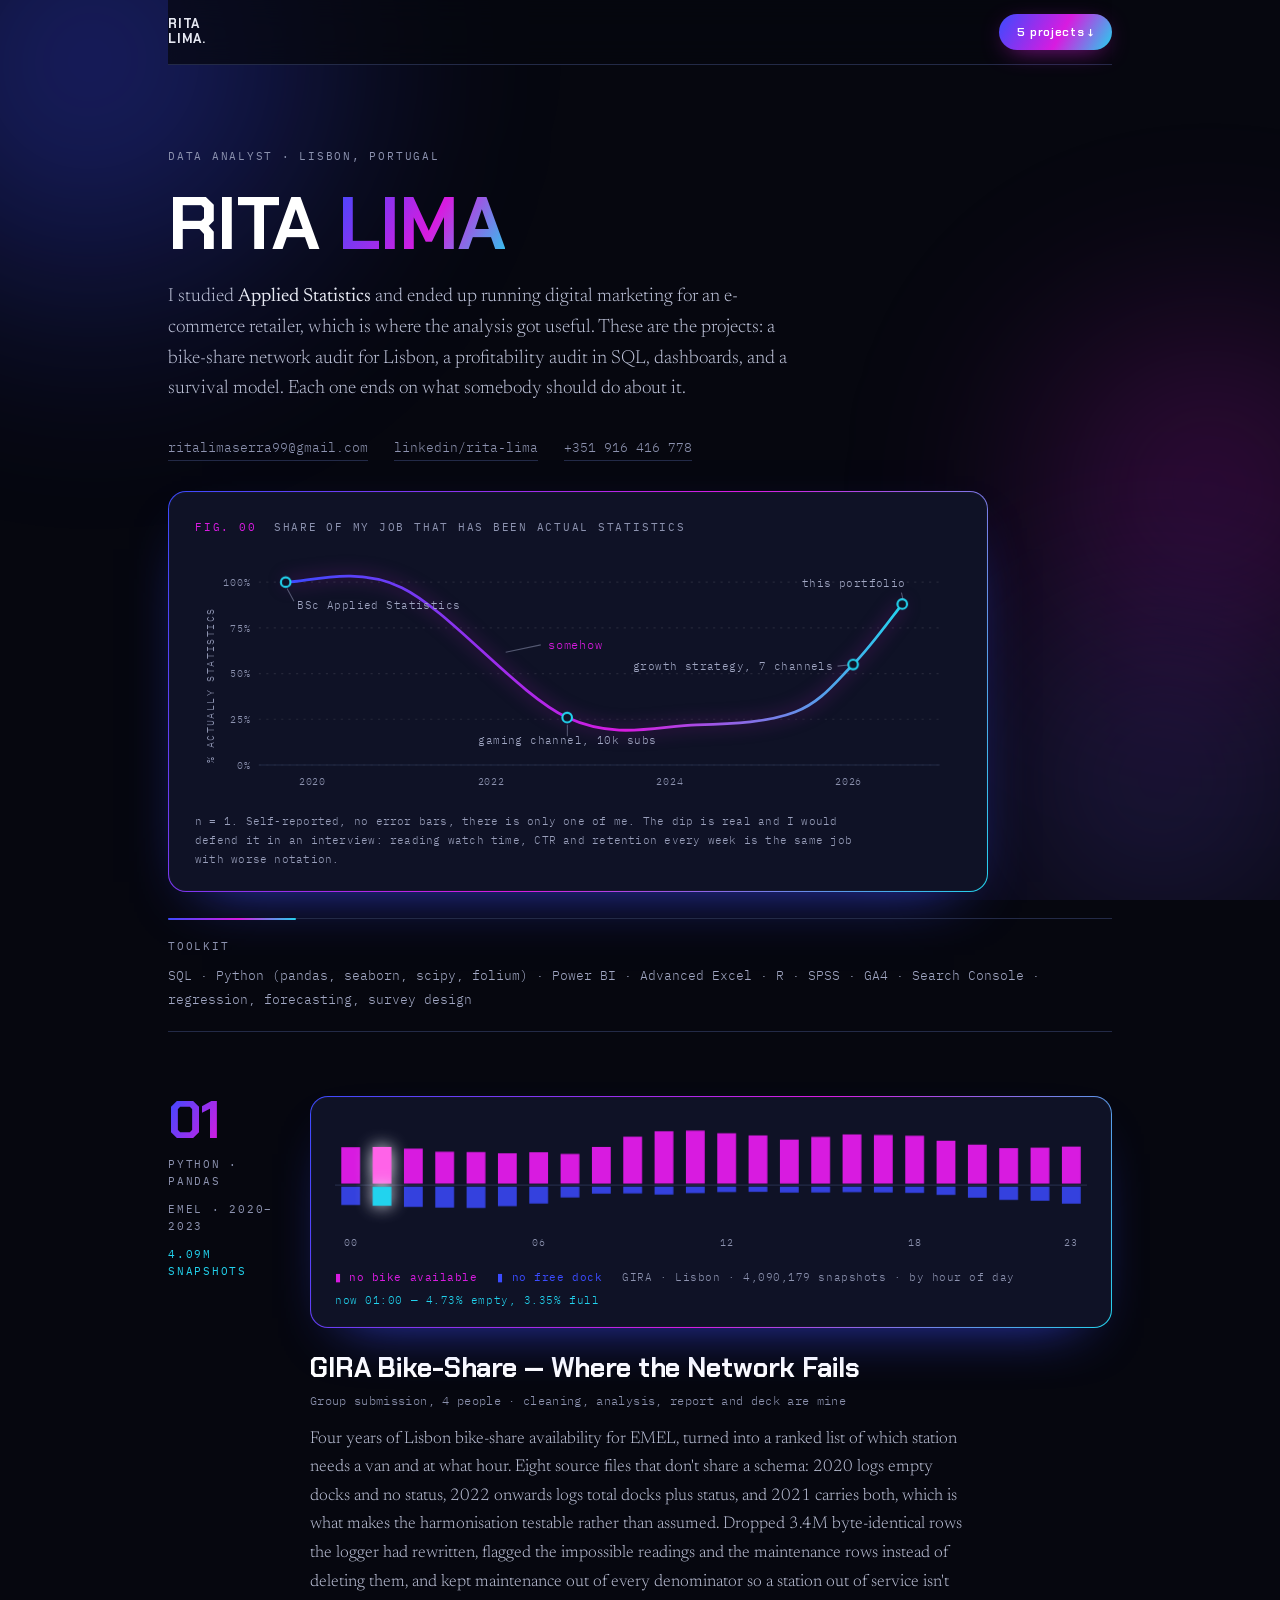
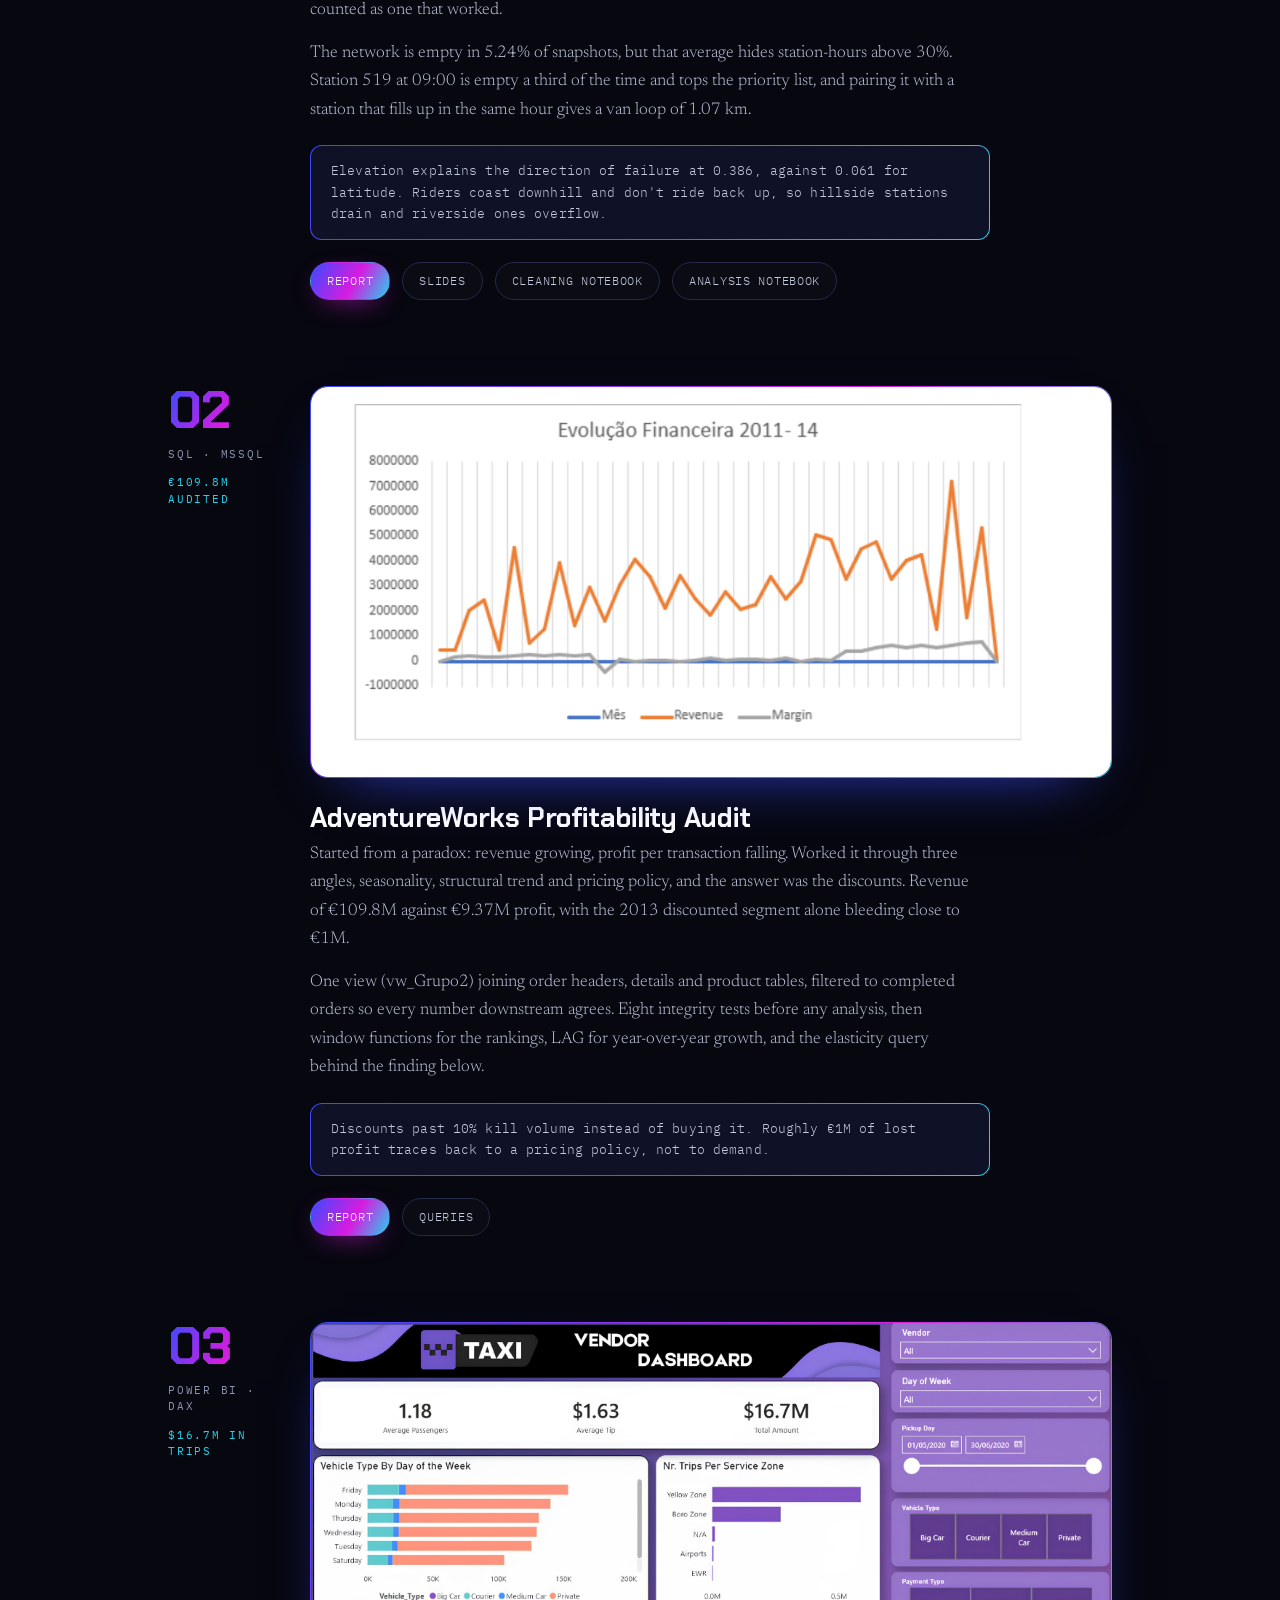
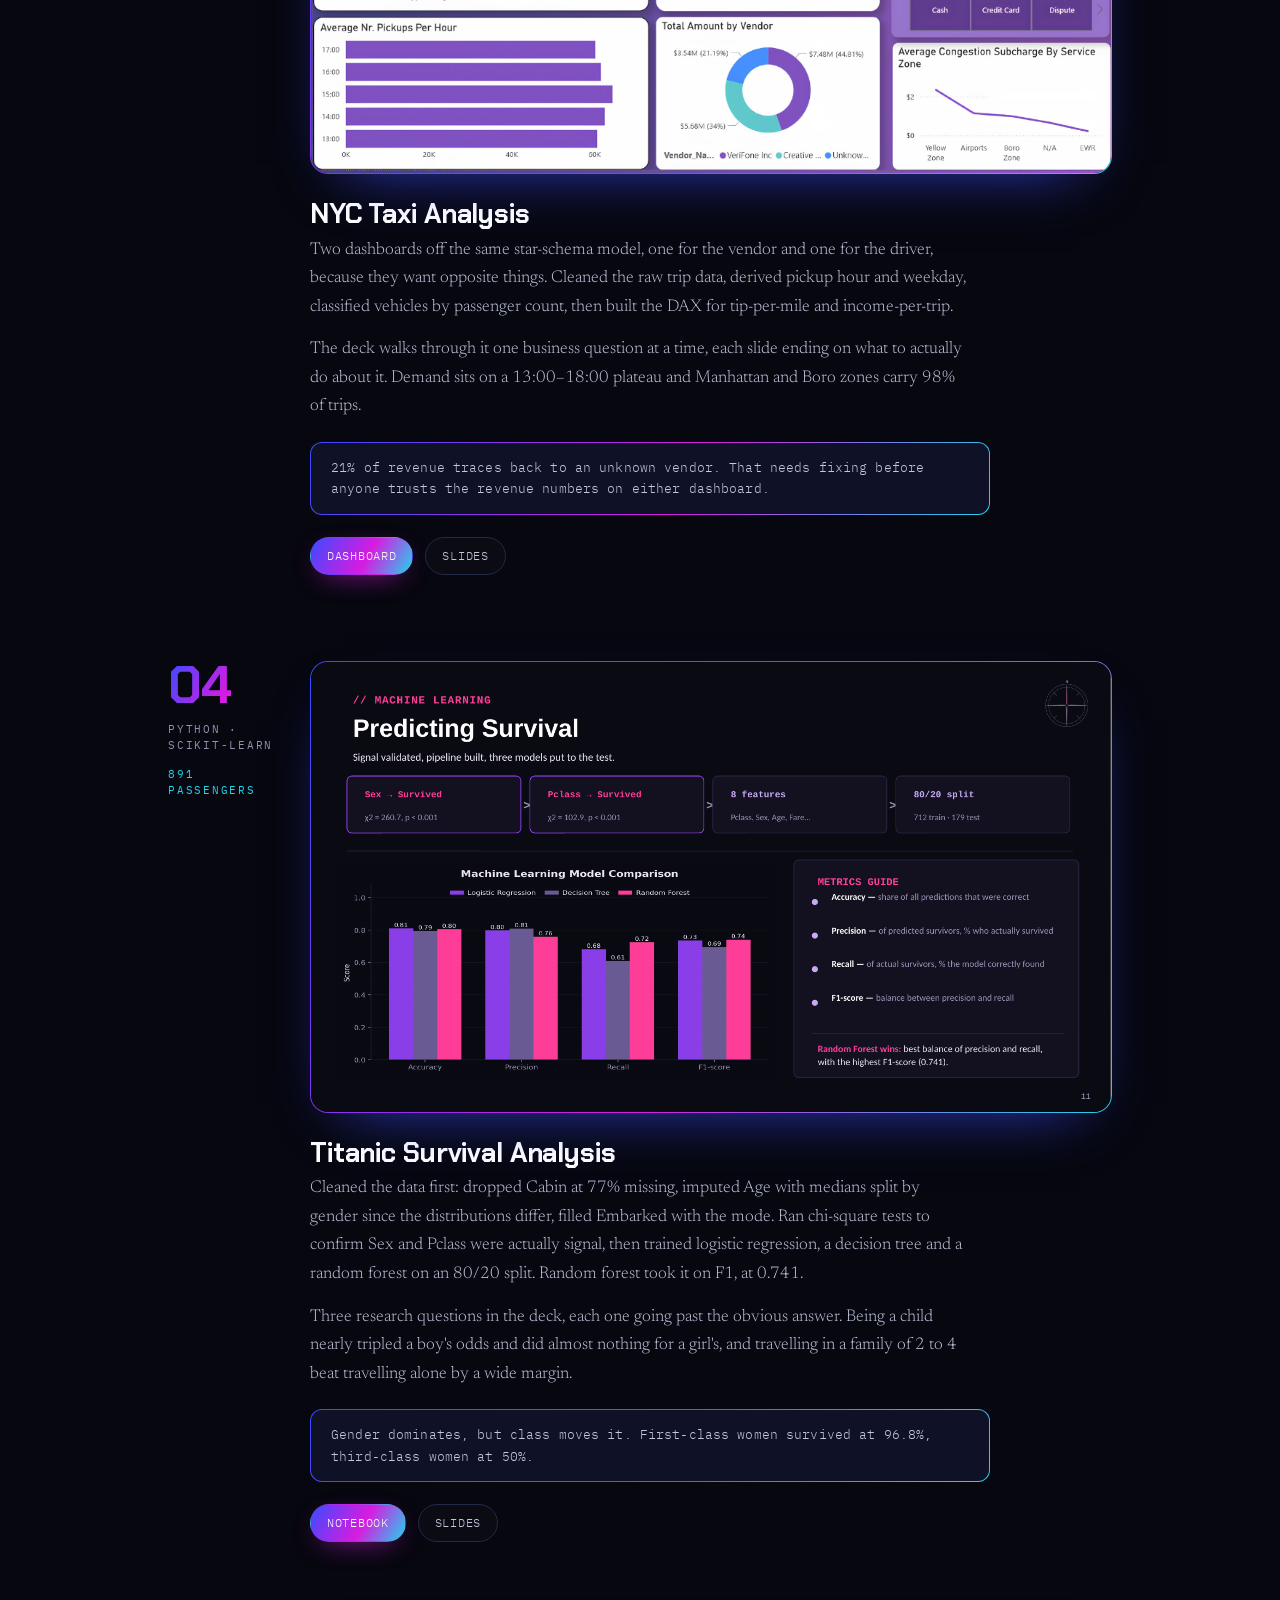
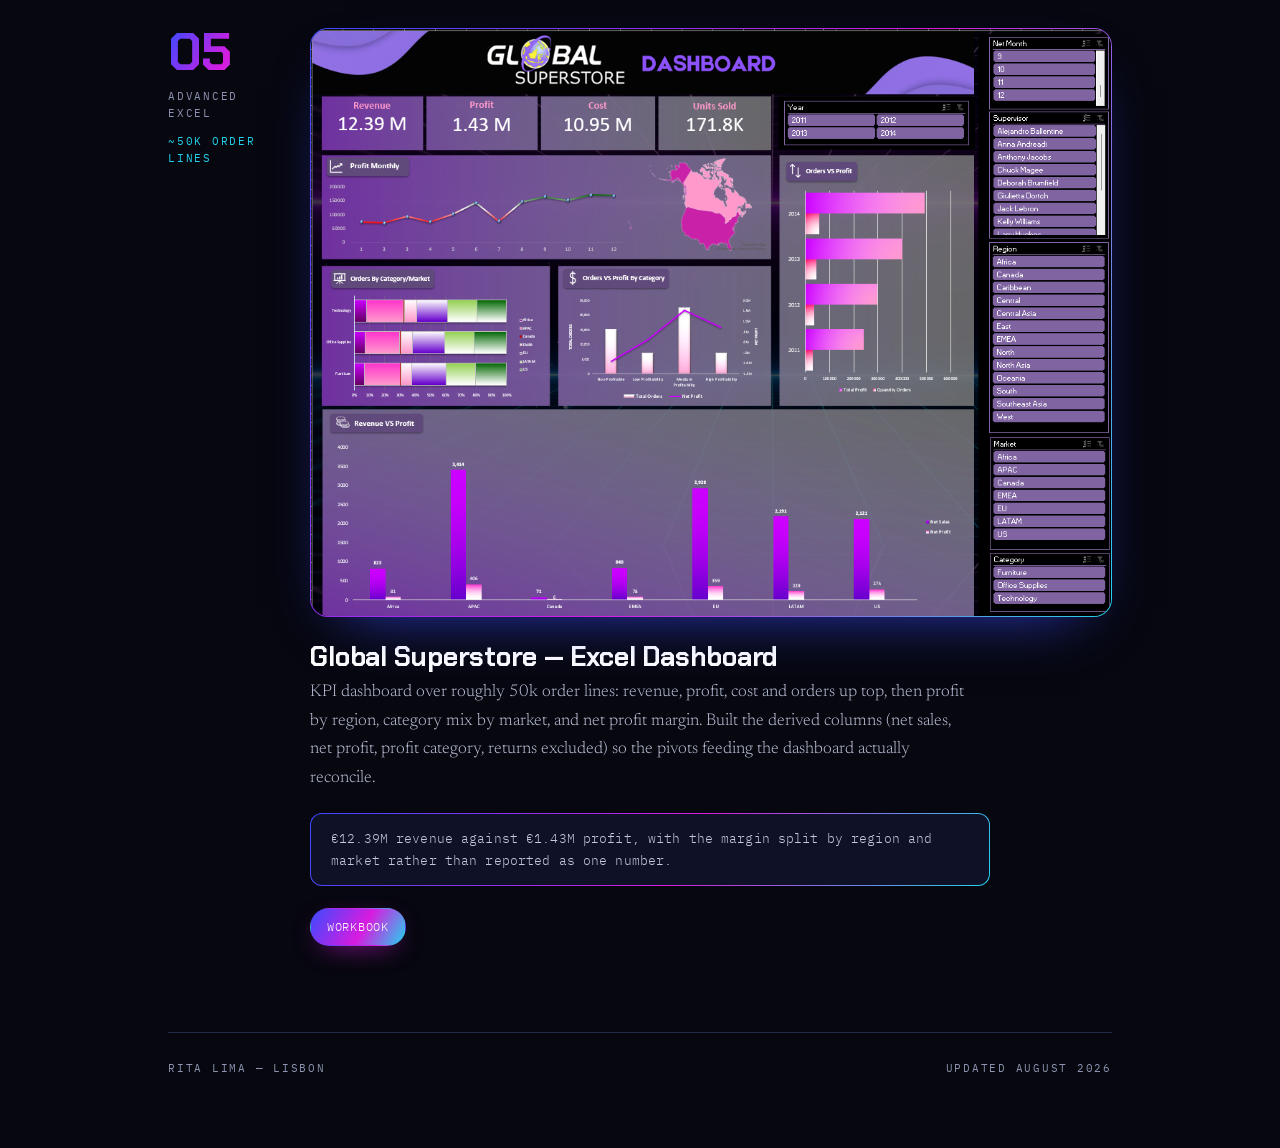
<file: index.html>
<!DOCTYPE html>
<html lang="en">
<head>
<meta charset="UTF-8">
<meta name="viewport" content="width=device-width, initial-scale=1.0">
<title>Rita Lima — Data Analyst</title>
<meta name="description" content="Data analytics portfolio — SQL, Python, Power BI and Excel projects, from a Lisbon bike-share failure analysis to a profitability audit.">
<meta property="og:title" content="Rita Lima — Data Analyst">
<meta property="og:description" content="SQL, Python, Power BI and Excel projects — failure analysis, profitability audits, dashboards.">
<meta property="og:type" content="website">
<meta property="og:url" content="https://typicalritacyber.github.io/Data-Analyst-Portfolio/">
<meta property="og:image" content="https://typicalritacyber.github.io/Data-Analyst-Portfolio/images/gira-map.png">
<meta name="twitter:card" content="summary_large_image">
<link rel="preconnect" href="https://fonts.googleapis.com">
<link rel="preconnect" href="https://fonts.gstatic.com" crossorigin>
<link href="https://fonts.googleapis.com/css2?family=Chakra+Petch:wght@500;600;700&family=IBM+Plex+Mono:wght@400;500&family=Newsreader:opsz,wght@6..72,300;6..72,400;6..72,500&display=swap" rel="stylesheet">
<style>
  :root{
    --ink:#06070F;
    --ink-2:#0D1020;
    --panel:#0F1226;
    --rule:#232A47;
    --text:#E6E8F2;
    --muted:#8D93B0;

    --blue:#3B4BFF;
    --accent:#D81BE0;
    --accent-2:#7C5CFF;
    --cyan:#22D3EE;
    --grad:linear-gradient(120deg, var(--blue) 0%, var(--accent) 55%, var(--cyan) 100%);

    --display:'Chakra Petch', system-ui, sans-serif;
    --body:'Newsreader', Georgia, serif;
    --mono:'IBM Plex Mono', ui-monospace, monospace;

    --wrap:1000px;
    --rail:112px;
    --r:18px;
  }

  *{box-sizing:border-box;}
  html{scroll-behavior:smooth;}
  body{
    margin:0;
    background:var(--ink);
    color:var(--text);
    font-family:var(--body);
    font-size:17px;
    line-height:1.68;
    font-weight:300;
    -webkit-font-smoothing:antialiased;
    overflow-x:hidden;
  }

  /* aurora field */
  .aurora{position:fixed; inset:0; z-index:0; pointer-events:none; overflow:hidden;}
  .aurora i{
    position:absolute;
    display:block;
    border-radius:50%;
    filter:blur(90px);
    opacity:0.5;
  }
  .a1{width:620px; height:620px; top:-190px; left:-160px;
      background:radial-gradient(circle at 40% 40%, rgba(59,75,255,0.85), transparent 68%);}
  .a2{width:540px; height:540px; top:220px; right:-200px;
      background:radial-gradient(circle at 50% 50%, rgba(216,27,224,0.55), transparent 68%);}
  .a3{width:600px; height:600px; top:1500px; left:-220px;
      background:radial-gradient(circle at 50% 50%, rgba(34,211,238,0.30), transparent 68%);}
  .a4{width:560px; height:560px; bottom:-160px; right:-160px;
      background:radial-gradient(circle at 50% 50%, rgba(124,92,255,0.45), transparent 68%);}

  .wrap{max-width:var(--wrap); margin:0 auto; padding:0 28px; position:relative; z-index:1;}
  a{color:inherit;}
  ::selection{background:rgba(216,27,224,0.35);}

  .label{
    font-family:var(--mono);
    font-size:11px;
    font-weight:400;
    letter-spacing:0.16em;
    text-transform:uppercase;
    color:var(--muted);
  }

  /* ---------- top bar ---------- */
  .topbar{
    position:sticky; top:0; z-index:20;
    display:flex; align-items:center; justify-content:space-between;
    gap:16px;
    padding:14px 0;
    margin-bottom:8px;
    background:rgba(6,7,15,0.72);
    backdrop-filter:blur(14px);
    -webkit-backdrop-filter:blur(14px);
    border-bottom:1px solid var(--rule);
  }
  .brand{
    font-family:var(--display);
    font-weight:700;
    font-size:13px;
    line-height:1.15;
    letter-spacing:0.06em;
    text-transform:uppercase;
    color:var(--text);
  }
  .pill{
    font-family:var(--display);
    font-weight:600;
    font-size:12px;
    letter-spacing:0.06em;
    padding:8px 18px;
    border-radius:999px;
    background:var(--grad);
    color:#fff;
    text-decoration:none;
    white-space:nowrap;
    box-shadow:0 6px 26px -10px rgba(216,27,224,0.9);
  }

  /* ---------- masthead ---------- */
  header{padding:74px 0 0;}
  header > .label{display:block; margin-bottom:22px;}
  h1{
    font-family:var(--display);
    font-weight:700;
    text-transform:uppercase;
    font-size:clamp(44px, 8vw, 74px);
    line-height:0.98;
    letter-spacing:-0.01em;
    margin:0 0 22px;
    color:#FFFFFF;
  }
  h1 .glow{
    background:var(--grad);
    -webkit-background-clip:text;
    background-clip:text;
    color:transparent;
  }
  .lede{
    max-width:620px;
    margin:0 0 32px;
    font-size:19px;
    line-height:1.62;
    color:#BFC4DA;
  }
  .lede em{color:var(--text); font-style:normal; font-weight:400;}
  .contact{
    display:flex; flex-wrap:wrap; gap:10px 26px;
    font-family:var(--mono); font-size:12.5px;
    padding-bottom:30px;
  }
  .contact a{
    color:var(--muted);
    text-decoration:none;
    border-bottom:1px solid var(--rule);
    padding-bottom:2px;
    transition:color .18s ease, border-color .18s ease;
  }
  .contact a:hover, .contact a:focus-visible{color:var(--cyan); border-color:var(--cyan);}

  /* ---------- glow panel ---------- */
  .panel{
    position:relative;
    border-radius:var(--r);
    background:
      linear-gradient(var(--panel), var(--panel)) padding-box,
      var(--grad) border-box;
    border:1.5px solid transparent;
    box-shadow:0 24px 60px -34px rgba(59,75,255,0.9), 0 0 0 1px rgba(255,255,255,0.02) inset;
  }

  /* ---------- opening chart ---------- */
  .opener{
    margin:0 0 8px;
    padding:26px 26px 22px;
    max-width:820px;
  }
  .opener svg{width:100%; height:auto; display:block; overflow:visible;}
  .opener .grid{stroke:rgba(255,255,255,0.09); stroke-width:1; stroke-dasharray:2 5;}
  .opener .axis{stroke:var(--rule); stroke-width:1; stroke-dasharray:none;}
  .opener .ax{font-family:var(--mono); font-size:9.5px; fill:var(--muted); letter-spacing:0.08em;}
  .opener .trend{
    fill:none; stroke:url(#ramp); stroke-width:2.6;
    stroke-linecap:round; stroke-linejoin:round;
    stroke-dasharray:1400; stroke-dashoffset:1400;
    animation:draw 2.1s cubic-bezier(.35,.6,.25,1) .3s forwards;
    filter:drop-shadow(0 0 8px rgba(216,27,224,0.55));
  }
  .opener .pt{fill:var(--panel); stroke:var(--cyan); stroke-width:2; opacity:0; animation:pop .4s ease var(--d) forwards;}
  .opener .note{font-family:var(--mono); font-size:10px; fill:#A2A8C4; letter-spacing:0.04em;}
  .opener .quip{font-family:var(--mono); font-size:11.5px; fill:var(--accent); letter-spacing:0.06em;}
  .opener .lead{stroke:var(--muted); stroke-width:1; opacity:0.55;}
  .opener .ylab{font-family:var(--mono); font-size:9.5px; fill:var(--muted); letter-spacing:0.14em; text-transform:uppercase;}
  .opener-foot{
    padding-top:14px; margin:0;
    font-family:var(--mono); font-size:11px; line-height:1.75;
    color:#9AA0BC; letter-spacing:0.02em;
    max-width:660px;
  }
  @keyframes draw{to{stroke-dashoffset:0;}}
  @keyframes pop{to{opacity:1;}}

  /* ---------- toolkit ---------- */
  .toolkit{
    position:relative;
    margin:26px 0 0;
    padding:18px 0 20px;
    border-top:1px solid var(--rule);
    border-bottom:1px solid var(--rule);
    display:flex; flex-wrap:wrap; gap:8px 22px; align-items:baseline;
  }
  .toolkit::before{
    content:""; position:absolute; top:-1px; left:0;
    width:128px; height:2px; border-radius:2px;
    background:var(--grad);
  }
  .toolkit .label{flex:0 0 auto;}
  .toolkit p{
    margin:0;
    font-family:var(--mono); font-size:12.5px; line-height:1.9;
    color:#A2A8C4;
  }

  /* ---------- figures ---------- */
  main{padding:64px 0 0;}
  .fig{
    margin:0 0 86px;
    display:grid;
    grid-template-columns:var(--rail) 1fr;
    gap:0 30px;
    align-items:start;
  }
  .rail{padding-top:2px;}
  .rail-num{
    display:block;
    font-family:var(--display);
    font-weight:700;
    font-size:52px;
    line-height:0.88;
    letter-spacing:-0.02em;
    background:var(--grad);
    -webkit-background-clip:text;
    background-clip:text;
    color:transparent;
  }
  .rail .label{display:block; margin-top:12px; line-height:1.5;}
  .rail .stat{color:var(--cyan);}
  .fig-body{min-width:0;}

  .frame{
    display:block;
    overflow:hidden;
    line-height:0;
    transition:box-shadow .3s ease, transform .3s ease;
  }
  .frame img{
    width:100%; height:auto; display:block;
    border-radius:calc(var(--r) - 4px);
    transition:transform .5s ease;
  }
  a.frame:hover, a.frame:focus-visible{
    transform:translateY(-2px);
    box-shadow:0 30px 70px -30px rgba(216,27,224,0.75);
  }
  a.frame:hover img{transform:scale(1.014);}
  .frame-missing{
    display:none;
    font-family:var(--mono); font-size:12px; color:var(--muted);
    line-height:1.6; padding:44px 22px; text-align:center;
  }
  .ribbon-frame{padding:26px 24px 18px; line-height:1.55;}
  .ribbon-frame svg{width:100%; height:auto; display:block; overflow:visible;}

  .caption{padding:24px 0 0;}
  h2{
    font-family:var(--display);
    font-weight:700;
    font-size:27px;
    line-height:1.2;
    letter-spacing:-0.005em;
    margin:0 0 6px;
    color:#FFFFFF;
  }
  .credit{
    font-family:var(--mono); font-size:11.5px; letter-spacing:0.03em;
    color:var(--muted); margin:0 0 16px;
  }
  .caption p.body{margin:0 0 14px; max-width:660px; color:#BFC4DA;}
  .caption p.body:last-of-type{margin-bottom:0;}

  .finding{
    margin:20px 0 0;
    padding:14px 18px 14px 20px;
    border-radius:12px;
    background:
      linear-gradient(var(--panel), var(--panel)) padding-box,
      var(--grad) border-box;
    border:1px solid transparent;
    font-family:var(--mono); font-size:12.5px; line-height:1.72;
    letter-spacing:0.01em; color:#C3C8DE;
    max-width:680px;
  }

  .links{
    margin-top:22px;
    display:flex; flex-wrap:wrap; gap:10px 12px; align-items:center;
  }
  .links a{
    font-family:var(--mono); font-size:12px; letter-spacing:0.06em;
    text-transform:uppercase;
    color:#C3C8DE;
    text-decoration:none;
    padding:8px 16px;
    border-radius:999px;
    border:1px solid var(--rule);
    background:rgba(255,255,255,0.02);
    transition:color .18s ease, border-color .18s ease, background .18s ease;
  }
  .links a:hover, .links a:focus-visible{
    color:#fff; border-color:transparent; background:var(--grad);
  }
  .links a.primary{
    background:var(--grad); color:#fff; border-color:transparent;
    box-shadow:0 8px 28px -12px rgba(216,27,224,0.95);
  }

  /* ---------- ribbon ---------- */
  .bar{transform-origin:center 58px;}
  .bar.up{fill:var(--accent);}
  .bar.down{fill:var(--blue); opacity:0.85; transform-origin:center 61px;}
  .bar.now{filter:drop-shadow(0 0 8px currentColor);}
  .bar.up.now{fill:#FF63E8;}
  .bar.down.now{fill:var(--cyan); opacity:1;}
  .axis{stroke:var(--rule); stroke-width:1;}
  .tick{font-family:var(--mono); font-size:9.5px; fill:var(--muted); letter-spacing:0.1em;}
  .ribbon-key{
    display:flex; flex-wrap:wrap; gap:6px 20px;
    padding-top:14px;
    font-family:var(--mono); font-size:11px; letter-spacing:0.05em; color:var(--muted);
  }
  .ribbon-key b{font-weight:400;}
  .key-e{color:var(--accent);}
  .key-f{color:var(--blue);}
  .ribbon-now{color:var(--cyan);}

  /* ---------- footer ---------- */
  footer{
    border-top:1px solid var(--rule);
    margin-top:20px;
    padding:26px 0 70px;
    display:flex; justify-content:space-between; flex-wrap:wrap; gap:10px;
    position:relative; z-index:1;
  }

  a:focus-visible, .frame:focus-visible{outline:2px solid var(--cyan); outline-offset:3px;}

  /* ---------- motion ---------- */
  .fig{opacity:0; transform:translateY(14px);}
  .fig.in{opacity:1; transform:none; transition:opacity .6s ease, transform .6s ease;}
  .bar{transform:scaleY(0); animation:grow .55s cubic-bezier(.2,.7,.3,1) forwards; animation-delay:var(--d);}
  @keyframes grow{to{transform:scaleY(1);}}
  @media (prefers-reduced-motion: reduce){
    html{scroll-behavior:auto;}
    .fig{opacity:1; transform:none;}
    .frame img, a.frame{transition:none;}
    a.frame:hover img{transform:none;}
    .bar{transform:none; animation:none;}
    .opener .trend{stroke-dasharray:none; stroke-dashoffset:0; animation:none;}
    .opener .pt{opacity:1; animation:none;}
  }

  @media (max-width:760px){
    .fig{grid-template-columns:1fr; gap:0;}
    .rail{display:flex; flex-wrap:wrap; align-items:baseline; gap:6px 16px; padding-bottom:14px;}
    .rail-num{font-size:34px;}
    .rail .label{margin-top:0;}
    .aurora i{filter:blur(70px); opacity:0.42;}
  }
  @media (max-width:640px){
    body{font-size:16px;}
    header{padding-top:44px;}
    .lede{font-size:17.5px;}
    .fig{margin-bottom:62px;}
    h2{font-size:23px;}
    .opener{padding:20px 16px 18px;}
    .ribbon-frame{padding:20px 14px 14px;}
  }
</style>
</head>
<body>

<div class="aurora" aria-hidden="true"><i class="a1"></i><i class="a2"></i><i class="a3"></i><i class="a4"></i></div>

<div class="wrap">

  <div class="topbar">
    <span class="brand">Rita<br>Lima.</span>
    <a class="pill" href="#fig01">5 projects ↓</a>
  </div>

  <header>
    <span class="label">Data analyst · Lisbon, Portugal</span>
    <h1>Rita <span class="glow">Lima</span></h1>
    <p class="lede">I studied <em>Applied Statistics</em> and ended up running digital marketing for an e-commerce retailer, which is where the analysis got useful. These are the projects: a bike-share network audit for Lisbon, a profitability audit in SQL, dashboards, and a survival model. Each one ends on what somebody should do about it.</p>
    <div class="contact">
      <a href="mailto:ritalimaserra99@gmail.com">ritalimaserra99@gmail.com</a>
      <a href="https://linkedin.com/in/rita-lima-22861b321" target="_blank" rel="noopener">linkedin/rita-lima</a>
      <a href="tel:+351916416778">+351 916 416 778</a>
    </div>
  </header>



  <figure class="opener panel">
    <figcaption class="label" style="display:block;margin-bottom:10px;">
      <span style="color:var(--accent)">Fig. 00</span> &nbsp;Share of my job that has been actual statistics
    </figcaption>
    <svg viewBox="0 0 720 236" xmlns="http://www.w3.org/2000/svg" role="img"
         aria-label="A line chart of how much of Rita's work has been statistics: 100% during the degree, dropping sharply during the gaming channel years, climbing back through marketing analytics to today.">
      <defs>
        <linearGradient id="ramp" x1="0" y1="0" x2="1" y2="0">
          <stop offset="0%" stop-color="#3B4BFF"/>
          <stop offset="55%" stop-color="#D81BE0"/>
          <stop offset="100%" stop-color="#22D3EE"/>
        </linearGradient>
      </defs>
      <text class="ylab" transform="rotate(-90 18 130)" x="18" y="130" text-anchor="middle">% actually statistics</text>
      <line class="grid" x1="60" y1="205.0" x2="700" y2="205.0"/>
      <text class="ax" x="52" y="208.5" text-anchor="end">0%</text>
      <line class="grid" x1="60" y1="162.0" x2="700" y2="162.0"/>
      <text class="ax" x="52" y="165.5" text-anchor="end">25%</text>
      <line class="grid" x1="60" y1="119.0" x2="700" y2="119.0"/>
      <text class="ax" x="52" y="122.5" text-anchor="end">50%</text>
      <line class="grid" x1="60" y1="76.0" x2="700" y2="76.0"/>
      <text class="ax" x="52" y="79.5" text-anchor="end">75%</text>
      <line class="grid" x1="60" y1="33.0" x2="700" y2="33.0"/>
      <text class="ax" x="52" y="36.5" text-anchor="end">100%</text>
      <text class="ax" x="110.4" y="224" text-anchor="middle">2020</text>
      <text class="ax" x="278.4" y="224" text-anchor="middle">2022</text>
      <text class="ax" x="446.4" y="224" text-anchor="middle">2024</text>
      <text class="ax" x="614.4" y="224" text-anchor="middle">2026</text>
      <line class="axis" x1="60" y1="205.0" x2="700" y2="205.0"/>
      <path class="trend" d="M 85.2 33.0 C 103.4 33.9, 150.3 16.9, 194.4 38.2 C 238.5 59.4, 303.6 138.8, 349.8 160.3 C 396.0 181.8, 435.9 168.0, 471.6 167.2 C 507.3 166.3, 539.5 164.6, 564.0 155.1 C 588.5 145.7, 601.8 127.3, 618.6 110.4 C 635.4 93.5, 657.1 63.1, 664.8 53.6"/>
      <circle class="pt" cx="85.2" cy="33.0" r="4.5" style="--d:0.90s"/>
      <line class="lead" x1="93" y1="51" x2="86.5" y2="39"/>
      <text class="note" x="96" y="58" text-anchor="start">BSc Applied Statistics</text>
      <circle class="pt" cx="349.8" cy="160.3" r="4.5" style="--d:1.02s"/>
      <line class="lead" x1="350" y1="178" x2="350" y2="167"/>
      <text class="note" x="350" y="185" text-anchor="middle">gaming channel, 10k subs</text>
      <circle class="pt" cx="618.6" cy="110.4" r="4.5" style="--d:1.20s"/>
      <line class="lead" x1="604" y1="112" x2="614" y2="111"/>
      <text class="note" x="600" y="116" text-anchor="end">growth strategy, 7 channels</text>
      <circle class="pt" cx="664.8" cy="53.6" r="4.5" style="--d:1.26s"/>
      <line class="lead" x1="664" y1="43" x2="665.5" y2="49"/>
      <text class="note" x="668" y="38" text-anchor="end">this portfolio</text>
      <line class="lead" x1="325" y1="92" x2="292" y2="99"/>
      <text class="quip" x="332" y="96">somehow</text>
    </svg>
    <p class="opener-foot">n = 1. Self-reported, no error bars, there is only one of me. The dip is real and I would defend it in an interview: reading watch time, CTR and retention every week is the same job with worse notation.</p>
  </figure>


  <div class="toolkit">
    <span class="label">Toolkit</span>
    <p>SQL · Python (pandas, seaborn, scipy, folium) · Power BI · Advanced Excel · R · SPSS · GA4 · Search Console · regression, forecasting, survey design</p>
  </div>

  <main>

    <!-- FIG 01 · GIRA -->
    <article class="fig">
      <div class="rail">
        <span class="rail-num">01</span>
        <span class="label">Python · pandas</span>
        <span class="label">EMEL · 2020–2023</span>
        <span class="label stat">4.09M snapshots</span>
      </div>
      <div class="fig-body">
      <div class="frame ribbon-frame panel" id="fig01">
        <svg viewBox="0 0 720 126" xmlns="http://www.w3.org/2000/svg" role="img"
         aria-label="Failure rate of the Lisbon GIRA bike network by hour of day: stations run empty by day and fill up overnight.">
      <line class="axis" x1="0" y1="59.5" x2="720" y2="59.5"/>
      <rect class="bar up" data-h="0" x="6" y="23.2" width="18" height="34.8" style="--d:0.000s"/>
        <rect class="bar down" data-h="0" x="6" y="61" width="18" height="17.5" style="--d:0.000s"/>
        <rect class="bar up" data-h="1" x="36" y="22.9" width="18" height="35.1" style="--d:0.022s"/>
        <rect class="bar down" data-h="1" x="36" y="61" width="18" height="18.2" style="--d:0.022s"/>
        <rect class="bar up" data-h="2" x="66" y="24.5" width="18" height="33.5" style="--d:0.044s"/>
        <rect class="bar down" data-h="2" x="66" y="61" width="18" height="19.3" style="--d:0.044s"/>
        <rect class="bar up" data-h="3" x="96" y="27.5" width="18" height="30.5" style="--d:0.066s"/>
        <rect class="bar down" data-h="3" x="96" y="61" width="18" height="20.0" style="--d:0.066s"/>
        <rect class="bar up" data-h="4" x="126" y="27.8" width="18" height="30.2" style="--d:0.088s"/>
        <rect class="bar down" data-h="4" x="126" y="61" width="18" height="20.3" style="--d:0.088s"/>
        <rect class="bar up" data-h="5" x="156" y="29.0" width="18" height="29.0" style="--d:0.110s"/>
        <rect class="bar down" data-h="5" x="156" y="61" width="18" height="18.6" style="--d:0.110s"/>
        <rect class="bar up" data-h="6" x="186" y="28.0" width="18" height="30.0" style="--d:0.132s"/>
        <rect class="bar down" data-h="6" x="186" y="61" width="18" height="16.1" style="--d:0.132s"/>
        <rect class="bar up" data-h="7" x="216" y="29.6" width="18" height="28.4" style="--d:0.154s"/>
        <rect class="bar down" data-h="7" x="216" y="61" width="18" height="10.3" style="--d:0.154s"/>
        <rect class="bar up" data-h="8" x="246" y="22.9" width="18" height="35.1" style="--d:0.176s"/>
        <rect class="bar down" data-h="8" x="246" y="61" width="18" height="6.6" style="--d:0.176s"/>
        <rect class="bar up" data-h="9" x="276" y="13.1" width="18" height="44.9" style="--d:0.198s"/>
        <rect class="bar down" data-h="9" x="276" y="61" width="18" height="6.4" style="--d:0.198s"/>
        <rect class="bar up" data-h="10" x="306" y="7.9" width="18" height="50.1" style="--d:0.220s"/>
        <rect class="bar down" data-h="10" x="306" y="61" width="18" height="7.5" style="--d:0.220s"/>
        <rect class="bar up" data-h="11" x="336" y="7.3" width="18" height="50.7" style="--d:0.242s"/>
        <rect class="bar down" data-h="11" x="336" y="61" width="18" height="6.1" style="--d:0.242s"/>
        <rect class="bar up" data-h="12" x="366" y="9.8" width="18" height="48.2" style="--d:0.264s"/>
        <rect class="bar down" data-h="12" x="366" y="61" width="18" height="5.1" style="--d:0.264s"/>
        <rect class="bar up" data-h="13" x="396" y="11.9" width="18" height="46.1" style="--d:0.286s"/>
        <rect class="bar down" data-h="13" x="396" y="61" width="18" height="4.9" style="--d:0.286s"/>
        <rect class="bar up" data-h="14" x="426" y="15.9" width="18" height="42.1" style="--d:0.308s"/>
        <rect class="bar down" data-h="14" x="426" y="61" width="18" height="5.6" style="--d:0.308s"/>
        <rect class="bar up" data-h="15" x="456" y="13.3" width="18" height="44.7" style="--d:0.330s"/>
        <rect class="bar down" data-h="15" x="456" y="61" width="18" height="5.5" style="--d:0.330s"/>
        <rect class="bar up" data-h="16" x="486" y="10.9" width="18" height="47.1" style="--d:0.352s"/>
        <rect class="bar down" data-h="16" x="486" y="61" width="18" height="5.2" style="--d:0.352s"/>
        <rect class="bar up" data-h="17" x="516" y="11.5" width="18" height="46.5" style="--d:0.374s"/>
        <rect class="bar down" data-h="17" x="516" y="61" width="18" height="5.5" style="--d:0.374s"/>
        <rect class="bar up" data-h="18" x="546" y="12.2" width="18" height="45.8" style="--d:0.396s"/>
        <rect class="bar down" data-h="18" x="546" y="61" width="18" height="5.9" style="--d:0.396s"/>
        <rect class="bar up" data-h="19" x="576" y="17.0" width="18" height="41.0" style="--d:0.418s"/>
        <rect class="bar down" data-h="19" x="576" y="61" width="18" height="7.8" style="--d:0.418s"/>
        <rect class="bar up" data-h="20" x="606" y="20.7" width="18" height="37.3" style="--d:0.440s"/>
        <rect class="bar down" data-h="20" x="606" y="61" width="18" height="10.5" style="--d:0.440s"/>
        <rect class="bar up" data-h="21" x="636" y="24.1" width="18" height="33.9" style="--d:0.462s"/>
        <rect class="bar down" data-h="21" x="636" y="61" width="18" height="12.6" style="--d:0.462s"/>
        <rect class="bar up" data-h="22" x="666" y="23.6" width="18" height="34.4" style="--d:0.484s"/>
        <rect class="bar down" data-h="22" x="666" y="61" width="18" height="13.4" style="--d:0.484s"/>
        <rect class="bar up" data-h="23" x="696" y="22.6" width="18" height="35.4" style="--d:0.506s"/>
        <rect class="bar down" data-h="23" x="696" y="61" width="18" height="16.2" style="--d:0.506s"/>
        <text class="tick" x="15.0" y="118" text-anchor="middle">00</text>
        <text class="tick" x="195.0" y="118" text-anchor="middle">06</text>
        <text class="tick" x="375.0" y="118" text-anchor="middle">12</text>
        <text class="tick" x="555.0" y="118" text-anchor="middle">18</text>
        <text class="tick" x="705.0" y="118" text-anchor="middle">23</text>
    </svg>
        <div class="ribbon-key">
      <span class="key-e">▮ <b>no bike available</b></span>
      <span class="key-f">▮ <b>no free dock</b></span>
      <span>GIRA · Lisbon · 4,090,179 snapshots · by hour of day</span>
      <span class="ribbon-now" id="nowline"></span>
    </div>
      </div>
      <div class="caption">
        <h2>GIRA Bike-Share — Where the Network Fails</h2>
        <p class="credit">Group submission, 4 people · cleaning, analysis, report and deck are mine</p>
        <p class="body">Four years of Lisbon bike-share availability for EMEL, turned into a ranked list of which station needs a van and at what hour. Eight source files that don't share a schema: 2020 logs empty docks and no status, 2022 onwards logs total docks plus status, and 2021 carries both, which is what makes the harmonisation testable rather than assumed. Dropped 3.4M byte-identical rows the logger had rewritten, flagged the impossible readings and the maintenance rows instead of deleting them, and kept maintenance out of every denominator so a station out of service isn't counted as one that worked.</p>
        <p class="body">The network is empty in 5.24% of snapshots, but that average hides station-hours above 30%. Station 519 at 09:00 is empty a third of the time and tops the priority list, and pairing it with a station that fills up in the same hour gives a van loop of 1.07 km.</p>
        <p class="finding">Elevation explains the direction of failure at 0.386, against 0.061 for latitude. Riders coast downhill and don't ride back up, so hillside stations drain and riverside ones overflow.</p>
        <div class="links">
          <a class="primary" href="files/GIRA_Report.pdf" target="_blank" rel="noopener">Report</a>
          <a href="files/GIRA_Presentation.pdf" target="_blank" rel="noopener">Slides</a>
          <a href="files/GIRA_Cleaning_Notebook.html" target="_blank" rel="noopener">Cleaning notebook</a>
          <a href="files/GIRA_Analysis_Notebook.html" target="_blank" rel="noopener">Analysis notebook</a>
        </div>
      </div>
      </div>
    </article>

    <!-- FIG 02 · AdventureWorks -->
    <article class="fig">
      <div class="rail">
        <span class="rail-num">02</span>
        <span class="label">SQL · MSSQL</span>
        <span class="label stat">€109.8M audited</span>
      </div>
      <div class="fig-body">
      <a class="frame panel" href="files/Relatorio_SQL.pdf" target="_blank" rel="noopener">
        <img src="images/sql-report.png" alt="AdventureWorks profitability report, revenue against margin"
             onerror="this.style.display='none'; this.nextElementSibling.style.display='block';">
        <span class="frame-missing">images/sql-report.png missing</span>
      </a>
      <div class="caption">
        <h2>AdventureWorks Profitability Audit</h2>
        <p class="body">Started from a paradox: revenue growing, profit per transaction falling. Worked it through three angles, seasonality, structural trend and pricing policy, and the answer was the discounts. Revenue of €109.8M against €9.37M profit, with the 2013 discounted segment alone bleeding close to €1M.</p>
        <p class="body">One view (vw_Grupo2) joining order headers, details and product tables, filtered to completed orders so every number downstream agrees. Eight integrity tests before any analysis, then window functions for the rankings, LAG for year-over-year growth, and the elasticity query behind the finding below.</p>
        <p class="finding">Discounts past 10% kill volume instead of buying it. Roughly €1M of lost profit traces back to a pricing policy, not to demand.</p>
        <div class="links">
          <a class="primary" href="files/Relatorio_SQL.pdf" target="_blank" rel="noopener">Report</a>
          <a href="files/SQL_Code.html" target="_blank" rel="noopener">Queries</a>
        </div>
      </div>
      </div>
    </article>

    <!-- FIG 03 · NYC Taxi -->
    <article class="fig">
      <div class="rail">
        <span class="rail-num">03</span>
        <span class="label">Power BI · DAX</span>
        <span class="label stat">$16.7M in trips</span>
      </div>
      <div class="fig-body">
      <a class="frame panel" href="https://drive.google.com/file/d/1uoMCAmpJsY3h5PRdraPvv8vYHne8JQq0/view?usp=sharing" target="_blank" rel="noopener">
        <img src="images/powerbi-dashboard.png" alt="NYC taxi vendor dashboard built in Power BI"
             onerror="this.style.display='none'; this.nextElementSibling.style.display='block';">
        <span class="frame-missing">images/powerbi-dashboard.png missing</span>
      </a>
      <div class="caption">
        <h2>NYC Taxi Analysis</h2>
        <p class="body">Two dashboards off the same star-schema model, one for the vendor and one for the driver, because they want opposite things. Cleaned the raw trip data, derived pickup hour and weekday, classified vehicles by passenger count, then built the DAX for tip-per-mile and income-per-trip.</p>
        <p class="body">The deck walks through it one business question at a time, each slide ending on what to actually do about it. Demand sits on a 13:00–18:00 plateau and Manhattan and Boro zones carry 98% of trips.</p>
        <p class="finding">21% of revenue traces back to an unknown vendor. That needs fixing before anyone trusts the revenue numbers on either dashboard.</p>
        <div class="links">
          <a class="primary" href="https://drive.google.com/file/d/1uoMCAmpJsY3h5PRdraPvv8vYHne8JQq0/view?usp=sharing" target="_blank" rel="noopener">Dashboard</a>
          <a href="files/PowerBI_Presentation.pdf" target="_blank" rel="noopener">Slides</a>
        </div>
      </div>
      </div>
    </article>

    <!-- FIG 04 · Titanic -->
    <article class="fig">
      <div class="rail">
        <span class="rail-num">04</span>
        <span class="label">Python · scikit-learn</span>
        <span class="label stat">891 passengers</span>
      </div>
      <div class="fig-body">
      <a class="frame panel" href="files/Python_Code.html" target="_blank" rel="noopener">
        <img src="images/python-code.png" alt="Model comparison: logistic regression, decision tree and random forest"
             onerror="this.style.display='none'; this.nextElementSibling.style.display='block';">
        <span class="frame-missing">images/python-code.png missing</span>
      </a>
      <div class="caption">
        <h2>Titanic Survival Analysis</h2>
        <p class="body">Cleaned the data first: dropped Cabin at 77% missing, imputed Age with medians split by gender since the distributions differ, filled Embarked with the mode. Ran chi-square tests to confirm Sex and Pclass were actually signal, then trained logistic regression, a decision tree and a random forest on an 80/20 split. Random forest took it on F1, at 0.741.</p>
        <p class="body">Three research questions in the deck, each one going past the obvious answer. Being a child nearly tripled a boy's odds and did almost nothing for a girl's, and travelling in a family of 2 to 4 beat travelling alone by a wide margin.</p>
        <p class="finding">Gender dominates, but class moves it. First-class women survived at 96.8%, third-class women at 50%.</p>
        <div class="links">
          <a class="primary" href="files/Python_Code.html" target="_blank" rel="noopener">Notebook</a>
          <a href="files/Python_Presentation.pdf" target="_blank" rel="noopener">Slides</a>
        </div>
      </div>
      </div>
    </article>

    <!-- FIG 05 · Global Superstore -->
    <article class="fig">
      <div class="rail">
        <span class="rail-num">05</span>
        <span class="label">Advanced Excel</span>
        <span class="label stat">~50k order lines</span>
      </div>
      <div class="fig-body">
      <a class="frame panel" href="https://1drv.ms/x/c/17d24fbe36d98457/IQAomcurJUvJTZbchob5Bzc6AZbg0e53NNSurEzn1WFcdcY?e=uPre2z" target="_blank" rel="noopener">
        <img src="images/excel-dashboard.png" alt="Global Superstore KPI dashboard built in Excel"
             onerror="this.style.display='none'; this.nextElementSibling.style.display='block';">
        <span class="frame-missing">images/excel-dashboard.png missing — screenshot the Dashboard tab and save it here</span>
      </a>
      <div class="caption">
        <h2>Global Superstore — Excel Dashboard</h2>
        <p class="body">KPI dashboard over roughly 50k order lines: revenue, profit, cost and orders up top, then profit by region, category mix by market, and net profit margin. Built the derived columns (net sales, net profit, profit category, returns excluded) so the pivots feeding the dashboard actually reconcile.</p>
        <p class="finding">€12.39M revenue against €1.43M profit, with the margin split by region and market rather than reported as one number.</p>
        <div class="links">
          <a class="primary" href="https://1drv.ms/x/c/17d24fbe36d98457/IQAomcurJUvJTZbchob5Bzc6AZbg0e53NNSurEzn1WFcdcY?e=uPre2z" target="_blank" rel="noopener">Workbook</a>
        </div>
      </div>
      </div>
    </article>

  </main>

  <footer>
    <span class="label">Rita Lima — Lisbon</span>
    <span class="label">Updated August 2026</span>
  </footer>

</div>

<script>
  (function(){
    var h = new Date().getHours();
    document.querySelectorAll('.bar[data-h="'+h+'"]').forEach(function(b){ b.classList.add('now'); });
    var rates = [[4.69,3.23],[4.73,3.35],[4.51,3.56],[4.11,3.68],[4.07,3.74],[3.91,3.43],[4.04,2.96],[3.82,1.90],[4.72,1.22],[6.05,1.17],[6.75,1.38],[6.83,1.12],[6.49,0.94],[6.21,0.91],[5.67,1.04],[6.02,1.01],[6.34,0.96],[6.26,1.01],[6.17,1.09],[5.52,1.43],[5.02,1.93],[4.57,2.33],[4.63,2.46],[4.77,2.98]];
    var el = document.getElementById('nowline');
    if(el){
      var pad = (h<10?'0':'')+h;
      el.textContent = 'now ' + pad + ':00 — ' + rates[h][0].toFixed(2) + '% empty, ' + rates[h][1].toFixed(2) + '% full';
    }
  })();

  (function(){
    var figs = document.querySelectorAll('.fig');
    if(window.matchMedia('(prefers-reduced-motion: reduce)').matches || !('IntersectionObserver' in window)){
      figs.forEach(function(f){ f.classList.add('in'); });
      return;
    }
    var io = new IntersectionObserver(function(entries){
      entries.forEach(function(e){
        if(e.isIntersecting){ e.target.classList.add('in'); io.unobserve(e.target); }
      });
    }, {threshold:0.08, rootMargin:'0px 0px -40px 0px'});
    figs.forEach(function(f){ io.observe(f); });
  })();
</script>

</body>
</html>
</file>
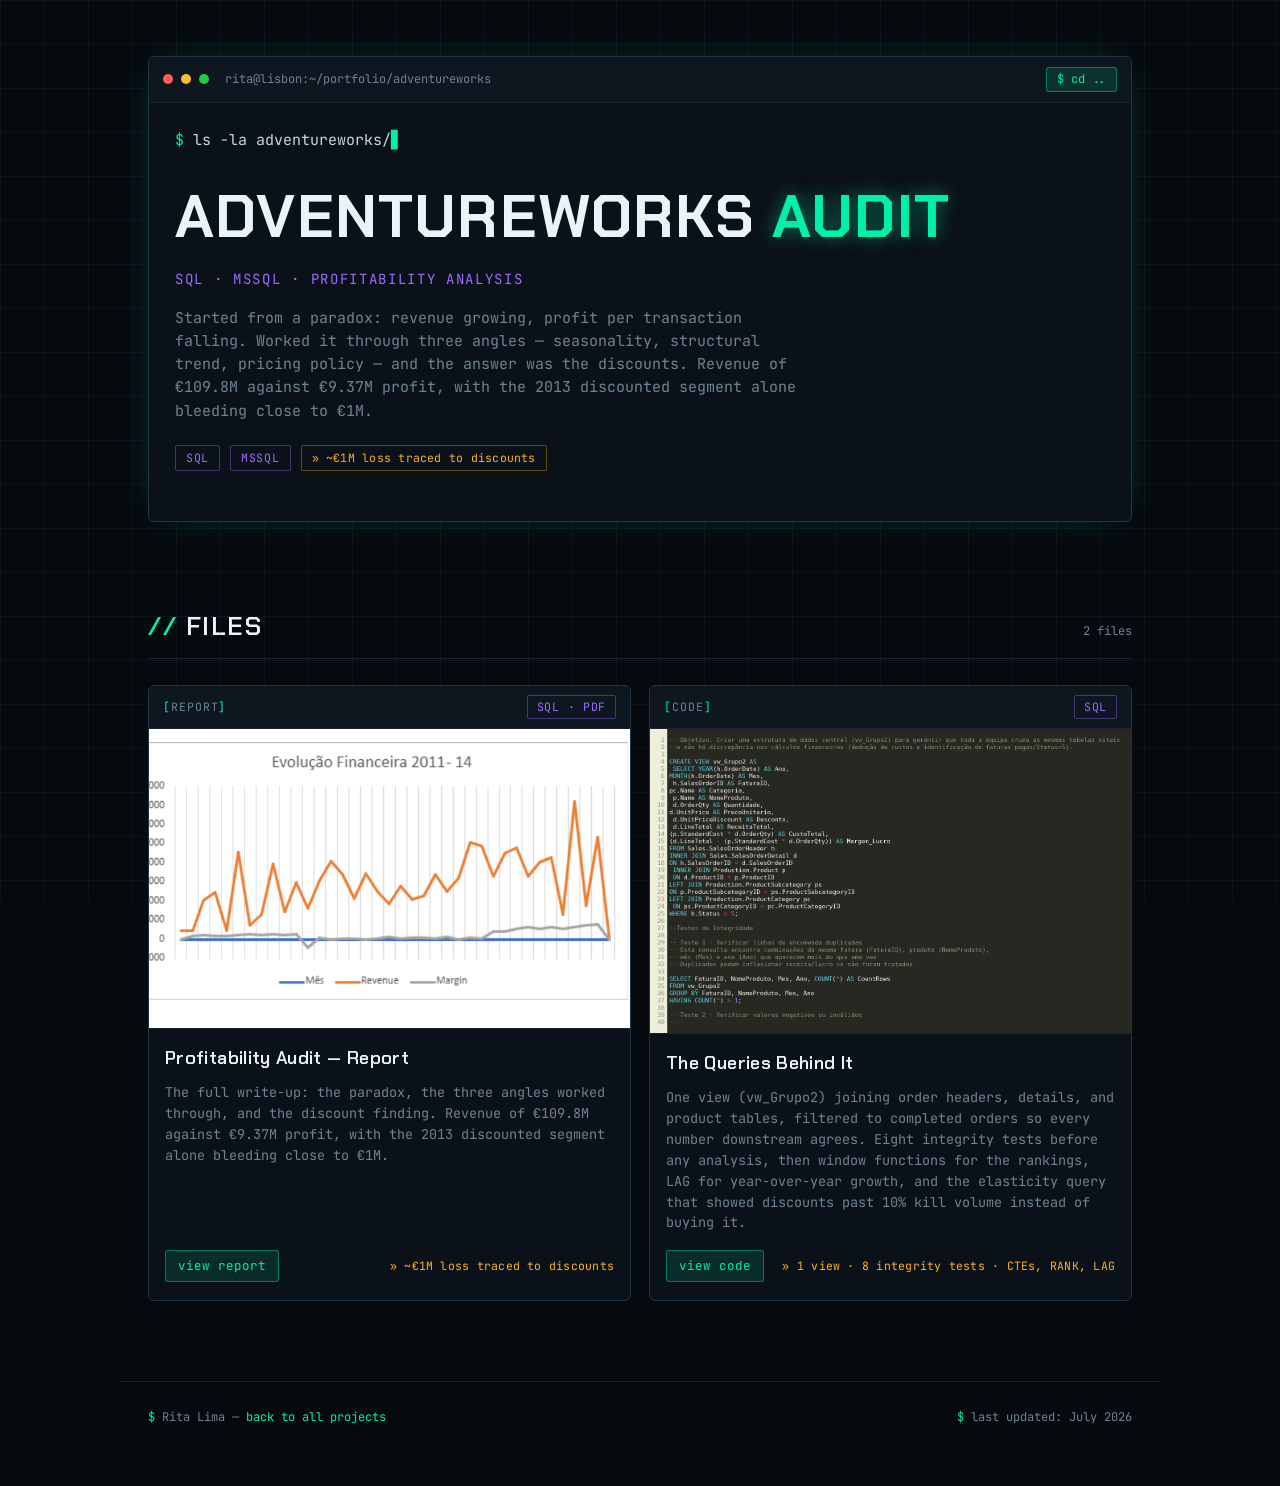
<file: adventureworks.html>
<!DOCTYPE html>
<html lang="en">
<head>
<meta charset="UTF-8">
<meta name="viewport" content="width=device-width, initial-scale=1.0">
<title>AdventureWorks Profitability Audit — Rita Lima</title>
<meta name="description" content="SQL profitability audit of AdventureWorks — report and queries tracing a €1M loss to discount policy.">
<link rel="preconnect" href="https://fonts.googleapis.com">
<link rel="preconnect" href="https://fonts.gstatic.com" crossorigin>
<link href="https://fonts.googleapis.com/css2?family=Chakra+Petch:wght@400;500;600;700&family=JetBrains+Mono:wght@400;500;700&display=swap" rel="stylesheet">
<link rel="stylesheet" href="styles.css">
</head>
<body>

<header>
  <div class="term">
    <div class="term-bar">
      <div class="dot r"></div><div class="dot y"></div><div class="dot g"></div>
      <span class="path">rita@lisbon:~/portfolio/adventureworks</span>
      <a class="back" href="index.html">$ cd ..</a>
    </div>
    <div class="term-body">
      <div><span class="prompt">$</span> <span class="cmd typed" id="typeline" data-type="ls -la adventureworks/"></span></div>
      <h1>AdventureWorks <span class="accent">Audit</span></h1>
      <div class="role">SQL · MSSQL · Profitability Analysis</div>
      <p class="bio">Started from a paradox: revenue growing, profit per transaction falling. Worked it through three angles — seasonality, structural trend, pricing policy — and the answer was the discounts. Revenue of €109.8M against €9.37M profit, with the 2013 discounted segment alone bleeding close to €1M.</p>
      <div class="meta-row">
        <span class="meta">SQL</span>
        <span class="meta">MSSQL</span>
        <span class="stat">~€1M loss traced to discounts</span>
      </div>
    </div>
  </div>
</header>

<section class="projects">
  <div class="sec-head">
    <h2>Files</h2>
    <span>2 files</span>
  </div>

  <div class="grid">

    <!-- Report -->
    <article class="card">
      <div class="card-head">
        <span class="rec">REPORT</span>
        <span class="tool">SQL · PDF</span>
      </div>
      <div class="shot">
        <img src="images/sql-report.png" alt="AdventureWorks profitability report, revenue vs margin chart"
             onerror="this.style.display='none'; this.nextElementSibling.style.display='flex';">
        <div class="shot-fallback">images/sql-report.png missing</div>
      </div>
      <div class="card-body">
        <h3>Profitability Audit — Report</h3>
        <p>The full write-up: the paradox, the three angles worked through, and the discount finding. Revenue of €109.8M against €9.37M profit, with the 2013 discounted segment alone bleeding close to €1M.</p>
        <div class="card-footer">
          <a class="card-link" href="files/Relatorio_SQL.pdf" target="_blank" rel="noopener">view report</a>
          <span class="metric">~€1M loss traced to discounts</span>
        </div>
      </div>
    </article>

    <!-- SQL code -->
    <article class="card">
      <div class="card-head">
        <span class="rec">CODE</span>
        <span class="tool">SQL</span>
      </div>
      <div class="shot">
        <img src="images/sql-code.png" alt="SQL view creation code, syntax highlighted"
             onerror="this.style.display='none'; this.nextElementSibling.style.display='flex';">
        <div class="shot-fallback">images/sql-code.png missing</div>
      </div>
      <div class="card-body">
        <h3>The Queries Behind It</h3>
        <p>One view (vw_Grupo2) joining order headers, details, and product tables, filtered to completed orders so every number downstream agrees. Eight integrity tests before any analysis, then window functions for the rankings, LAG for year-over-year growth, and the elasticity query that showed discounts past 10% kill volume instead of buying it.</p>
        <div class="card-footer">
          <a class="card-link" href="files/SQL_Code.html" target="_blank" rel="noopener">view code</a>
          <span class="metric">1 view · 8 integrity tests · CTEs, RANK, LAG</span>
        </div>
      </div>
    </article>

    <!-- DECK PLACEHOLDER: if you have an AdventureWorks presentation, uncomment and
         set the href + image below, then update "2 files" above to "3 files".
    <article class="card">
      <div class="card-head">
        <span class="rec">DECK</span>
        <span class="tool">POWERPOINT</span>
      </div>
      <div class="shot">
        <img src="images/adventureworks-deck.png" alt="AdventureWorks presentation title slide"
             onerror="this.style.display='none'; this.nextElementSibling.style.display='flex';">
        <div class="shot-fallback">images/adventureworks-deck.png missing</div>
      </div>
      <div class="card-body">
        <h3>AdventureWorks — Deck</h3>
        <p>Short description of the presentation.</p>
        <div class="card-footer">
          <a class="card-link" href="files/AdventureWorks_Presentation.pdf" target="_blank" rel="noopener">view slides</a>
          <span class="metric">key stat</span>
        </div>
      </div>
    </article>
    -->

  </div>
</section>

<footer>
  <span>Rita Lima — <a href="index.html">back to all projects</a></span>
  <span>last updated: July 2026</span>
</footer>

<script src="script.js"></script>
</body>
</html>
</file>
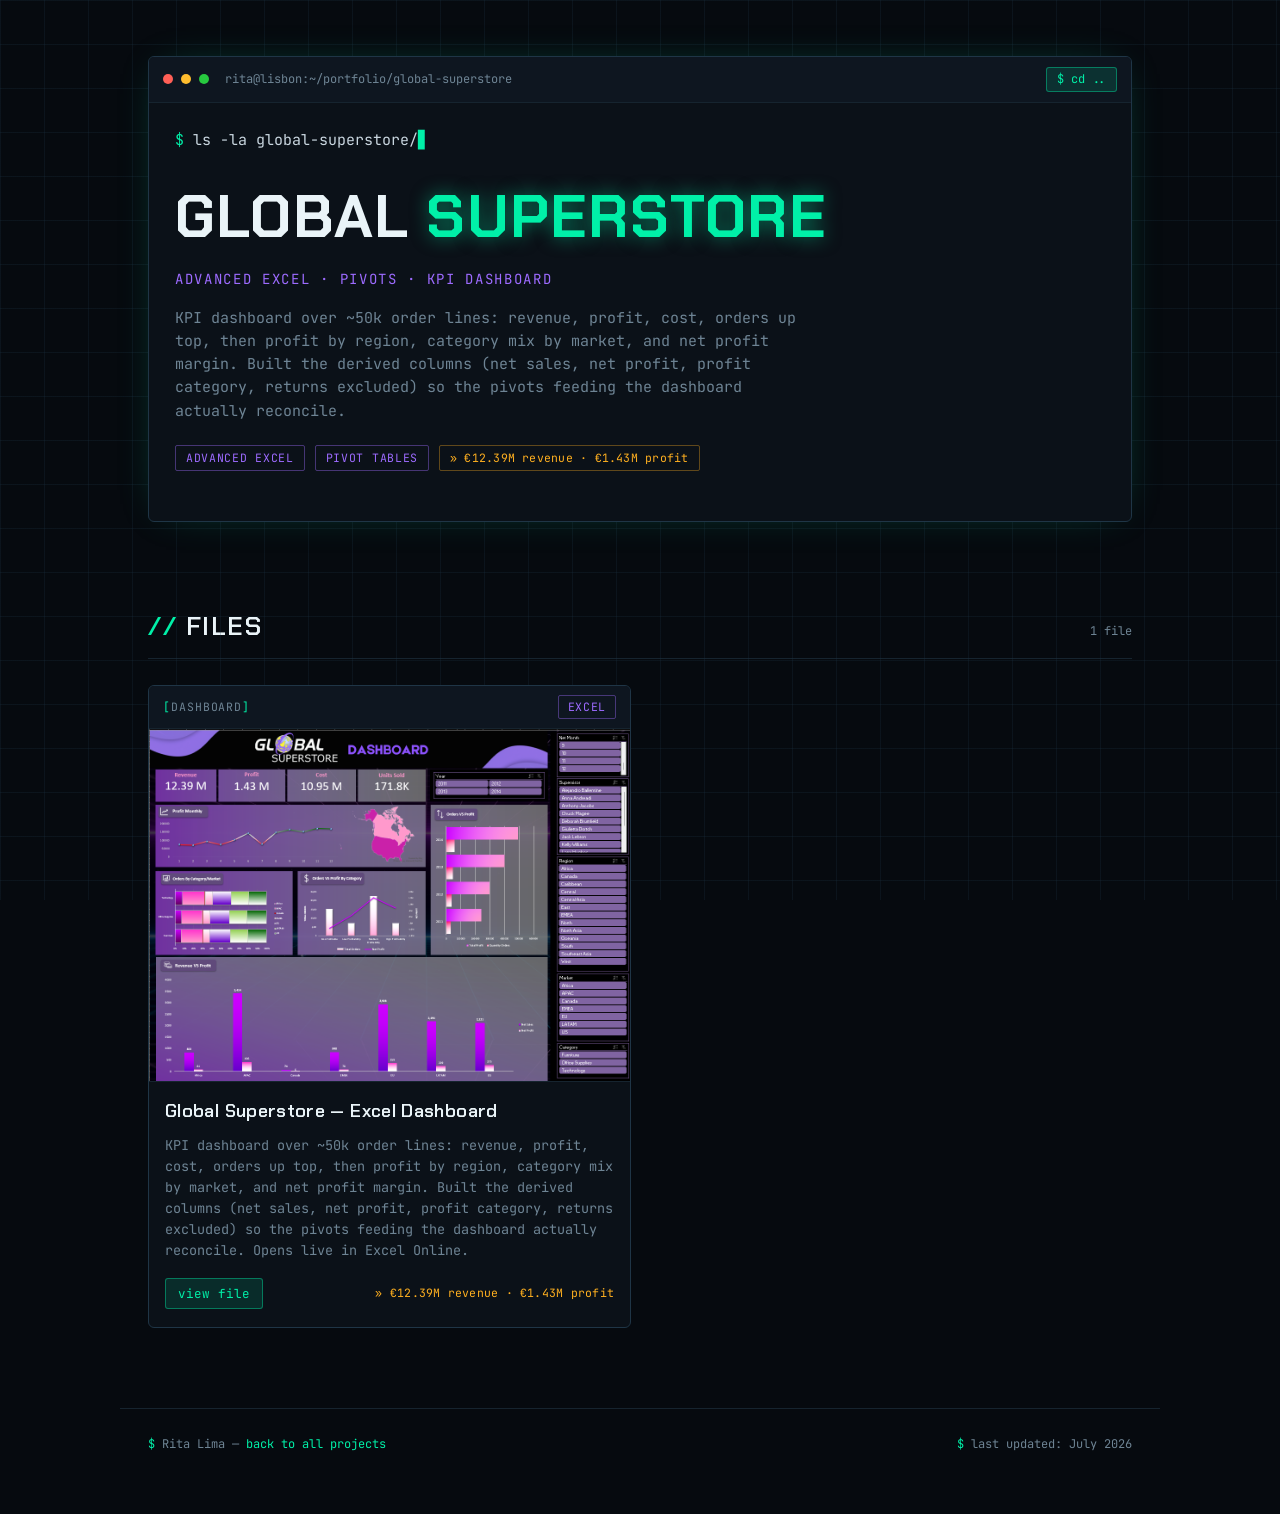
<file: global-superstore.html>
<!DOCTYPE html>
<html lang="en">
<head>
<meta charset="UTF-8">
<meta name="viewport" content="width=device-width, initial-scale=1.0">
<title>Global Superstore Dashboard — Rita Lima</title>
<meta name="description" content="Advanced Excel KPI dashboard over ~50k Global Superstore order lines — revenue, profit, region and category breakdowns.">
<link rel="preconnect" href="https://fonts.googleapis.com">
<link rel="preconnect" href="https://fonts.gstatic.com" crossorigin>
<link href="https://fonts.googleapis.com/css2?family=Chakra+Petch:wght@400;500;600;700&family=JetBrains+Mono:wght@400;500;700&display=swap" rel="stylesheet">
<link rel="stylesheet" href="styles.css">
</head>
<body>

<header>
  <div class="term">
    <div class="term-bar">
      <div class="dot r"></div><div class="dot y"></div><div class="dot g"></div>
      <span class="path">rita@lisbon:~/portfolio/global-superstore</span>
      <a class="back" href="index.html">$ cd ..</a>
    </div>
    <div class="term-body">
      <div><span class="prompt">$</span> <span class="cmd typed" id="typeline" data-type="ls -la global-superstore/"></span></div>
      <h1>Global <span class="accent">Superstore</span></h1>
      <div class="role">Advanced Excel · Pivots · KPI Dashboard</div>
      <p class="bio">KPI dashboard over ~50k order lines: revenue, profit, cost, orders up top, then profit by region, category mix by market, and net profit margin. Built the derived columns (net sales, net profit, profit category, returns excluded) so the pivots feeding the dashboard actually reconcile.</p>
      <div class="meta-row">
        <span class="meta">Advanced Excel</span>
        <span class="meta">Pivot Tables</span>
        <span class="stat">€12.39M revenue · €1.43M profit</span>
      </div>
    </div>
  </div>
</header>

<section class="projects">
  <div class="sec-head">
    <h2>Files</h2>
    <span>1 file</span>
  </div>

  <div class="grid">

    <!-- Excel dashboard -->
    <article class="card">
      <div class="card-head">
        <span class="rec">DASHBOARD</span>
        <span class="tool">EXCEL</span>
      </div>
      <div class="shot">
        <img src="images/excel-dashboard.png" alt="Global Superstore Excel dashboard"
             onerror="this.style.display='none'; this.nextElementSibling.style.display='flex';">
        <div class="shot-fallback">images/excel-dashboard.png missing — screenshot the Dashboard tab and save it here</div>
      </div>
      <div class="card-body">
        <h3>Global Superstore — Excel Dashboard</h3>
        <p>KPI dashboard over ~50k order lines: revenue, profit, cost, orders up top, then profit by region, category mix by market, and net profit margin. Built the derived columns (net sales, net profit, profit category, returns excluded) so the pivots feeding the dashboard actually reconcile. Opens live in Excel Online.</p>
        <div class="card-footer">
          <a class="card-link" href="https://1drv.ms/x/c/17d24fbe36d98457/IQAomcurJUvJTZbchob5Bzc6AZbg0e53NNSurEzn1WFcdcY?e=uPre2z" target="_blank" rel="noopener">view file</a>
          <span class="metric">€12.39M revenue · €1.43M profit</span>
        </div>
      </div>
    </article>

  </div>
</section>

<footer>
  <span>Rita Lima — <a href="index.html">back to all projects</a></span>
  <span>last updated: July 2026</span>
</footer>

<script src="script.js"></script>
</body>
</html>
</file>
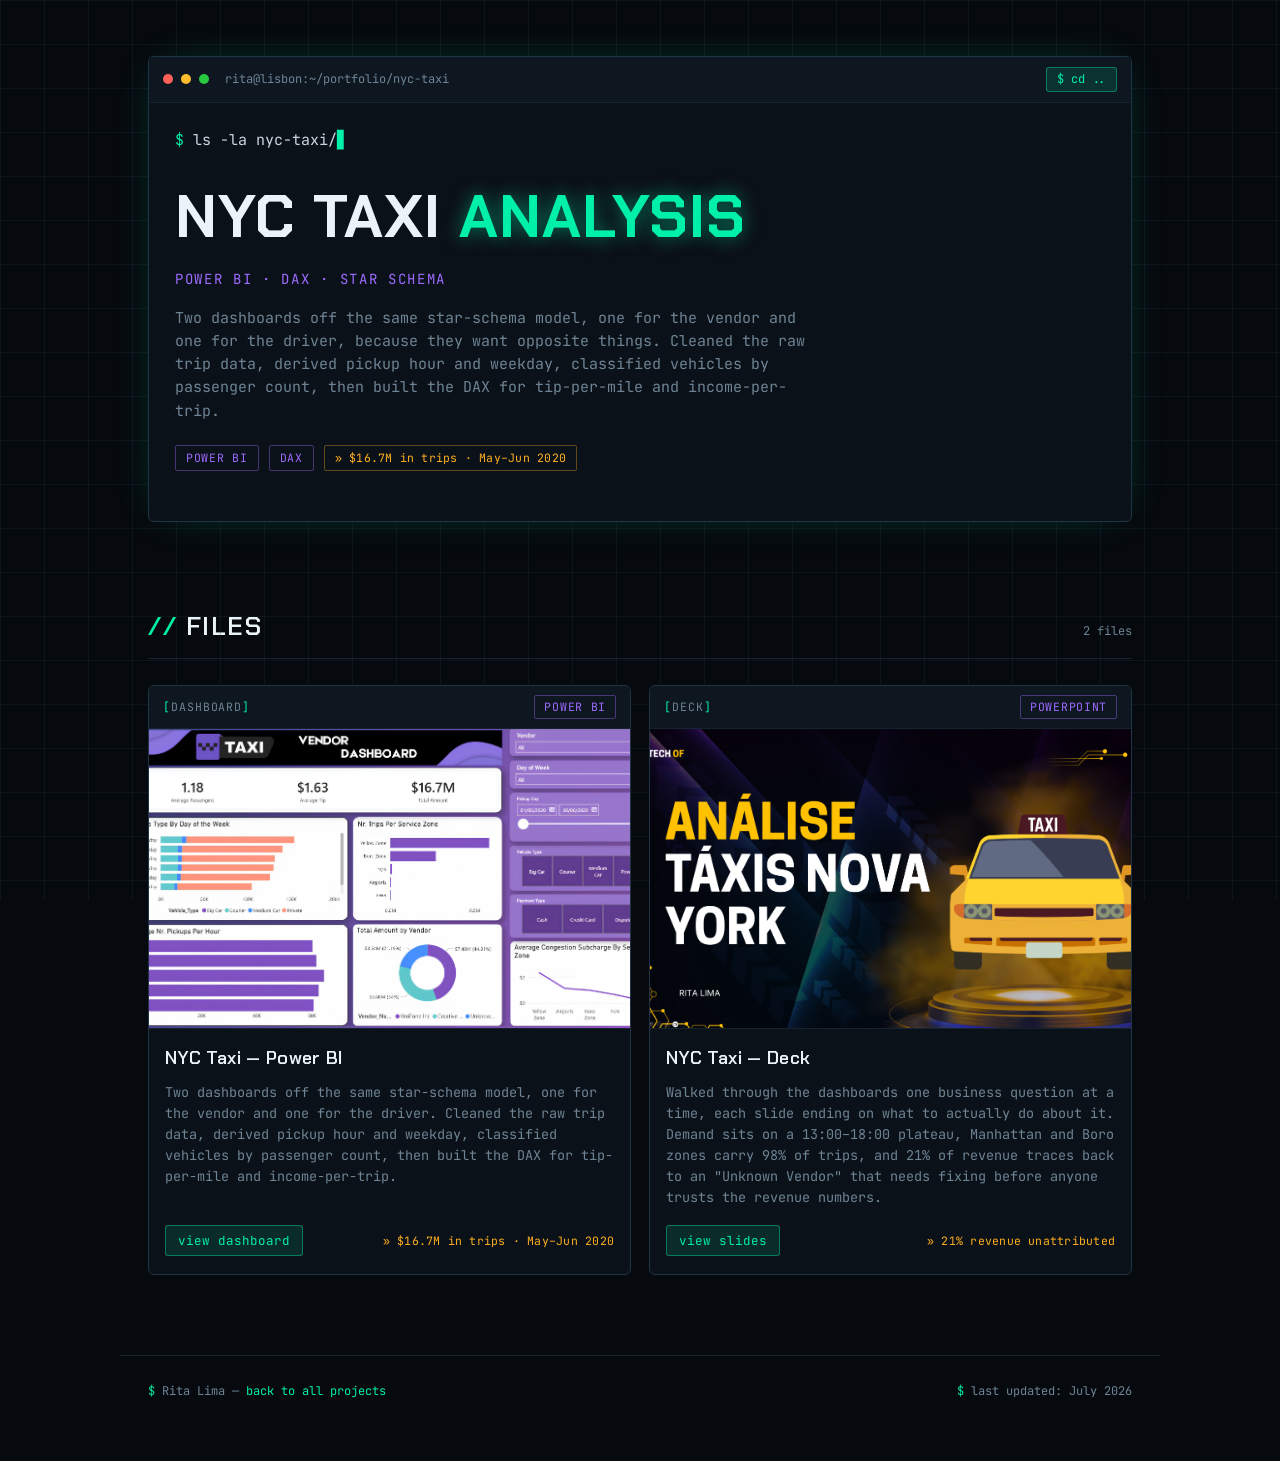
<file: nyc-taxi.html>
<!DOCTYPE html>
<html lang="en">
<head>
<meta charset="UTF-8">
<meta name="viewport" content="width=device-width, initial-scale=1.0">
<title>NYC Taxi Analysis — Rita Lima</title>
<meta name="description" content="Power BI analysis of NYC taxi trips — vendor and driver dashboards off one star-schema model, plus the presentation.">
<link rel="preconnect" href="https://fonts.googleapis.com">
<link rel="preconnect" href="https://fonts.gstatic.com" crossorigin>
<link href="https://fonts.googleapis.com/css2?family=Chakra+Petch:wght@400;500;600;700&family=JetBrains+Mono:wght@400;500;700&display=swap" rel="stylesheet">
<link rel="stylesheet" href="styles.css">
</head>
<body>

<header>
  <div class="term">
    <div class="term-bar">
      <div class="dot r"></div><div class="dot y"></div><div class="dot g"></div>
      <span class="path">rita@lisbon:~/portfolio/nyc-taxi</span>
      <a class="back" href="index.html">$ cd ..</a>
    </div>
    <div class="term-body">
      <div><span class="prompt">$</span> <span class="cmd typed" id="typeline" data-type="ls -la nyc-taxi/"></span></div>
      <h1>NYC Taxi <span class="accent">Analysis</span></h1>
      <div class="role">Power BI · DAX · Star Schema</div>
      <p class="bio">Two dashboards off the same star-schema model, one for the vendor and one for the driver, because they want opposite things. Cleaned the raw trip data, derived pickup hour and weekday, classified vehicles by passenger count, then built the DAX for tip-per-mile and income-per-trip.</p>
      <div class="meta-row">
        <span class="meta">Power BI</span>
        <span class="meta">DAX</span>
        <span class="stat">$16.7M in trips · May–Jun 2020</span>
      </div>
    </div>
  </div>
</header>

<section class="projects">
  <div class="sec-head">
    <h2>Files</h2>
    <span>2 files</span>
  </div>

  <div class="grid">

    <!-- Dashboard -->
    <article class="card">
      <div class="card-head">
        <span class="rec">DASHBOARD</span>
        <span class="tool">POWER BI</span>
      </div>
      <div class="shot">
        <img src="images/powerbi-dashboard.png" alt="NYC taxi vendor dashboard in Power BI"
             onerror="this.style.display='none'; this.nextElementSibling.style.display='flex';">
        <div class="shot-fallback">images/powerbi-dashboard.png missing</div>
      </div>
      <div class="card-body">
        <h3>NYC Taxi — Power BI</h3>
        <p>Two dashboards off the same star-schema model, one for the vendor and one for the driver. Cleaned the raw trip data, derived pickup hour and weekday, classified vehicles by passenger count, then built the DAX for tip-per-mile and income-per-trip.</p>
        <div class="card-footer">
          <a class="card-link" href="https://drive.google.com/file/d/1uoMCAmpJsY3h5PRdraPvv8vYHne8JQq0/view?usp=sharing" target="_blank" rel="noopener">view dashboard</a>
          <span class="metric">$16.7M in trips · May–Jun 2020</span>
        </div>
      </div>
    </article>

    <!-- Deck -->
    <article class="card">
      <div class="card-head">
        <span class="rec">DECK</span>
        <span class="tool">POWERPOINT</span>
      </div>
      <div class="shot">
        <img src="images/nyc-deck.png" alt="NYC taxi analysis presentation title slide"
             onerror="this.style.display='none'; this.nextElementSibling.style.display='flex';">
        <div class="shot-fallback">images/nyc-deck.png missing</div>
      </div>
      <div class="card-body">
        <h3>NYC Taxi — Deck</h3>
        <p>Walked through the dashboards one business question at a time, each slide ending on what to actually do about it. Demand sits on a 13:00–18:00 plateau, Manhattan and Boro zones carry 98% of trips, and 21% of revenue traces back to an "Unknown Vendor" that needs fixing before anyone trusts the revenue numbers.</p>
        <div class="card-footer">
          <a class="card-link" href="files/PowerBI_Presentation.pdf" target="_blank" rel="noopener">view slides</a>
          <span class="metric">21% revenue unattributed</span>
        </div>
      </div>
    </article>

  </div>
</section>

<footer>
  <span>Rita Lima — <a href="index.html">back to all projects</a></span>
  <span>last updated: July 2026</span>
</footer>

<script src="script.js"></script>
</body>
</html>
</file>
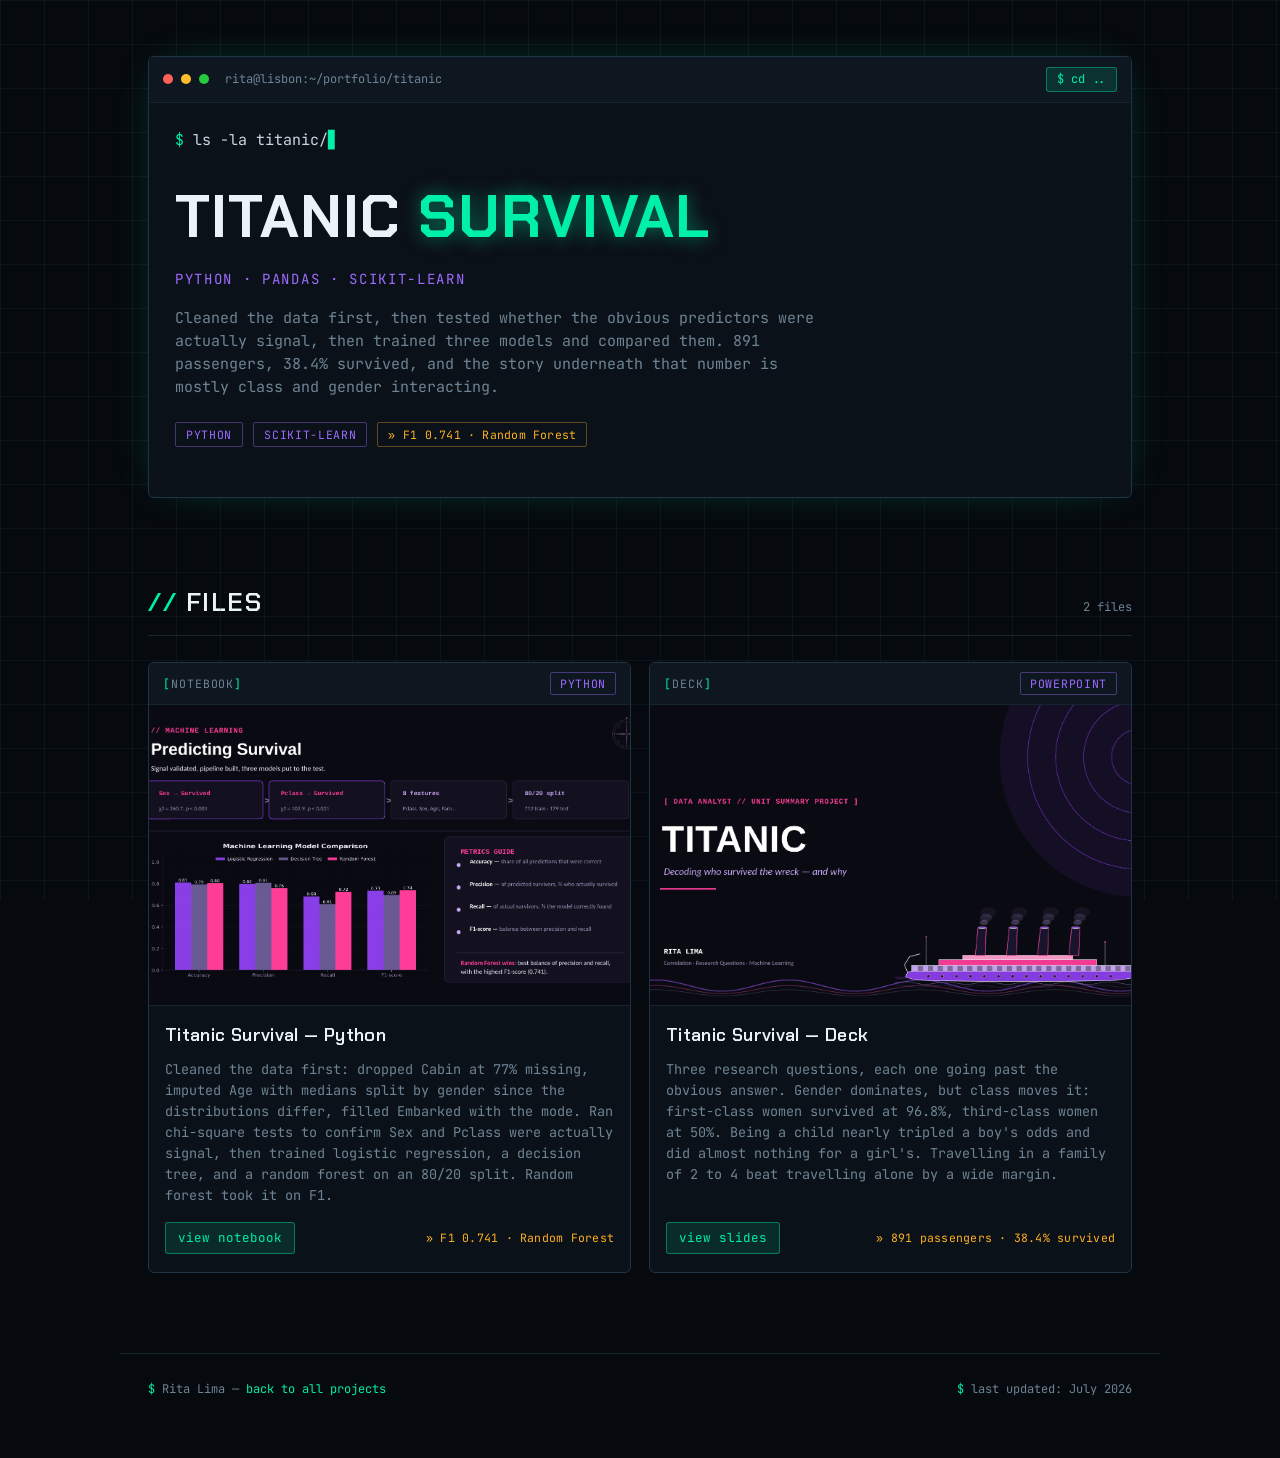
<file: titanic.html>
<!DOCTYPE html>
<html lang="en">
<head>
<meta charset="UTF-8">
<meta name="viewport" content="width=device-width, initial-scale=1.0">
<title>Titanic Survival Analysis — Rita Lima</title>
<meta name="description" content="Python survival analysis on the Titanic dataset — cleaning, chi-square tests, and three models compared on F1.">
<link rel="preconnect" href="https://fonts.googleapis.com">
<link rel="preconnect" href="https://fonts.gstatic.com" crossorigin>
<link href="https://fonts.googleapis.com/css2?family=Chakra+Petch:wght@400;500;600;700&family=JetBrains+Mono:wght@400;500;700&display=swap" rel="stylesheet">
<link rel="stylesheet" href="styles.css">
</head>
<body>

<header>
  <div class="term">
    <div class="term-bar">
      <div class="dot r"></div><div class="dot y"></div><div class="dot g"></div>
      <span class="path">rita@lisbon:~/portfolio/titanic</span>
      <a class="back" href="index.html">$ cd ..</a>
    </div>
    <div class="term-body">
      <div><span class="prompt">$</span> <span class="cmd typed" id="typeline" data-type="ls -la titanic/"></span></div>
      <h1>Titanic <span class="accent">Survival</span></h1>
      <div class="role">Python · Pandas · scikit-learn</div>
      <p class="bio">Cleaned the data first, then tested whether the obvious predictors were actually signal, then trained three models and compared them. 891 passengers, 38.4% survived, and the story underneath that number is mostly class and gender interacting.</p>
      <div class="meta-row">
        <span class="meta">Python</span>
        <span class="meta">scikit-learn</span>
        <span class="stat">F1 0.741 · Random Forest</span>
      </div>
    </div>
  </div>
</header>

<section class="projects">
  <div class="sec-head">
    <h2>Files</h2>
    <span>2 files</span>
  </div>

  <div class="grid">

    <!-- Notebook -->
    <article class="card">
      <div class="card-head">
        <span class="rec">NOTEBOOK</span>
        <span class="tool">PYTHON</span>
      </div>
      <div class="shot">
        <img src="images/python-code.png" alt="Machine learning model comparison, logistic regression vs decision tree vs random forest"
             onerror="this.style.display='none'; this.nextElementSibling.style.display='flex';">
        <div class="shot-fallback">images/python-code.png missing</div>
      </div>
      <div class="card-body">
        <h3>Titanic Survival — Python</h3>
        <p>Cleaned the data first: dropped Cabin at 77% missing, imputed Age with medians split by gender since the distributions differ, filled Embarked with the mode. Ran chi-square tests to confirm Sex and Pclass were actually signal, then trained logistic regression, a decision tree, and a random forest on an 80/20 split. Random forest took it on F1.</p>
        <div class="card-footer">
          <a class="card-link" href="files/Python_Code.html" target="_blank" rel="noopener">view notebook</a>
          <span class="metric">F1 0.741 · Random Forest</span>
        </div>
      </div>
    </article>

    <!-- Deck -->
    <article class="card">
      <div class="card-head">
        <span class="rec">DECK</span>
        <span class="tool">POWERPOINT</span>
      </div>
      <div class="shot">
        <img src="images/titanic-deck.png" alt="Titanic survival analysis presentation title slide"
             onerror="this.style.display='none'; this.nextElementSibling.style.display='flex';">
        <div class="shot-fallback">images/titanic-deck.png missing</div>
      </div>
      <div class="card-body">
        <h3>Titanic Survival — Deck</h3>
        <p>Three research questions, each one going past the obvious answer. Gender dominates, but class moves it: first-class women survived at 96.8%, third-class women at 50%. Being a child nearly tripled a boy's odds and did almost nothing for a girl's. Travelling in a family of 2 to 4 beat travelling alone by a wide margin.</p>
        <div class="card-footer">
          <a class="card-link" href="files/Python_Presentation.pdf" target="_blank" rel="noopener">view slides</a>
          <span class="metric">891 passengers · 38.4% survived</span>
        </div>
      </div>
    </article>

  </div>
</section>

<footer>
  <span>Rita Lima — <a href="index.html">back to all projects</a></span>
  <span>last updated: July 2026</span>
</footer>

<script src="script.js"></script>
</body>
</html>
</file>
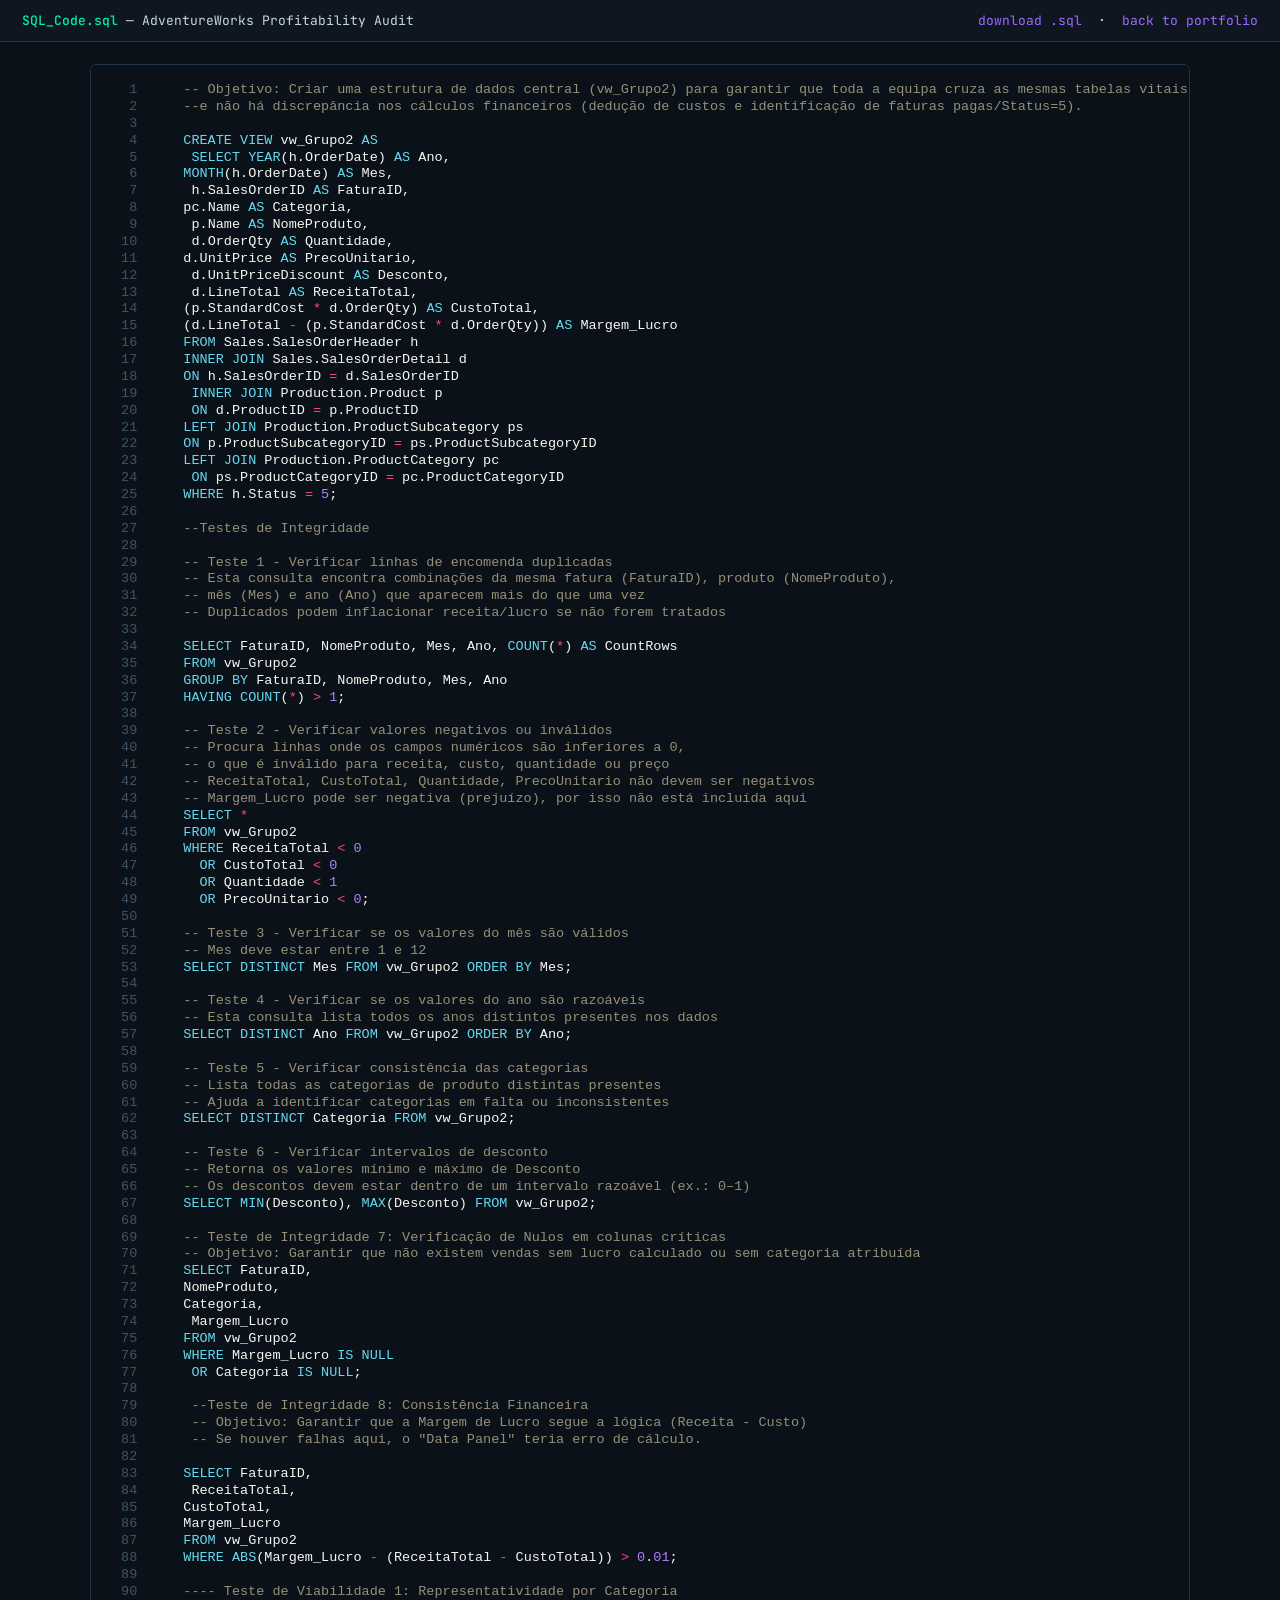
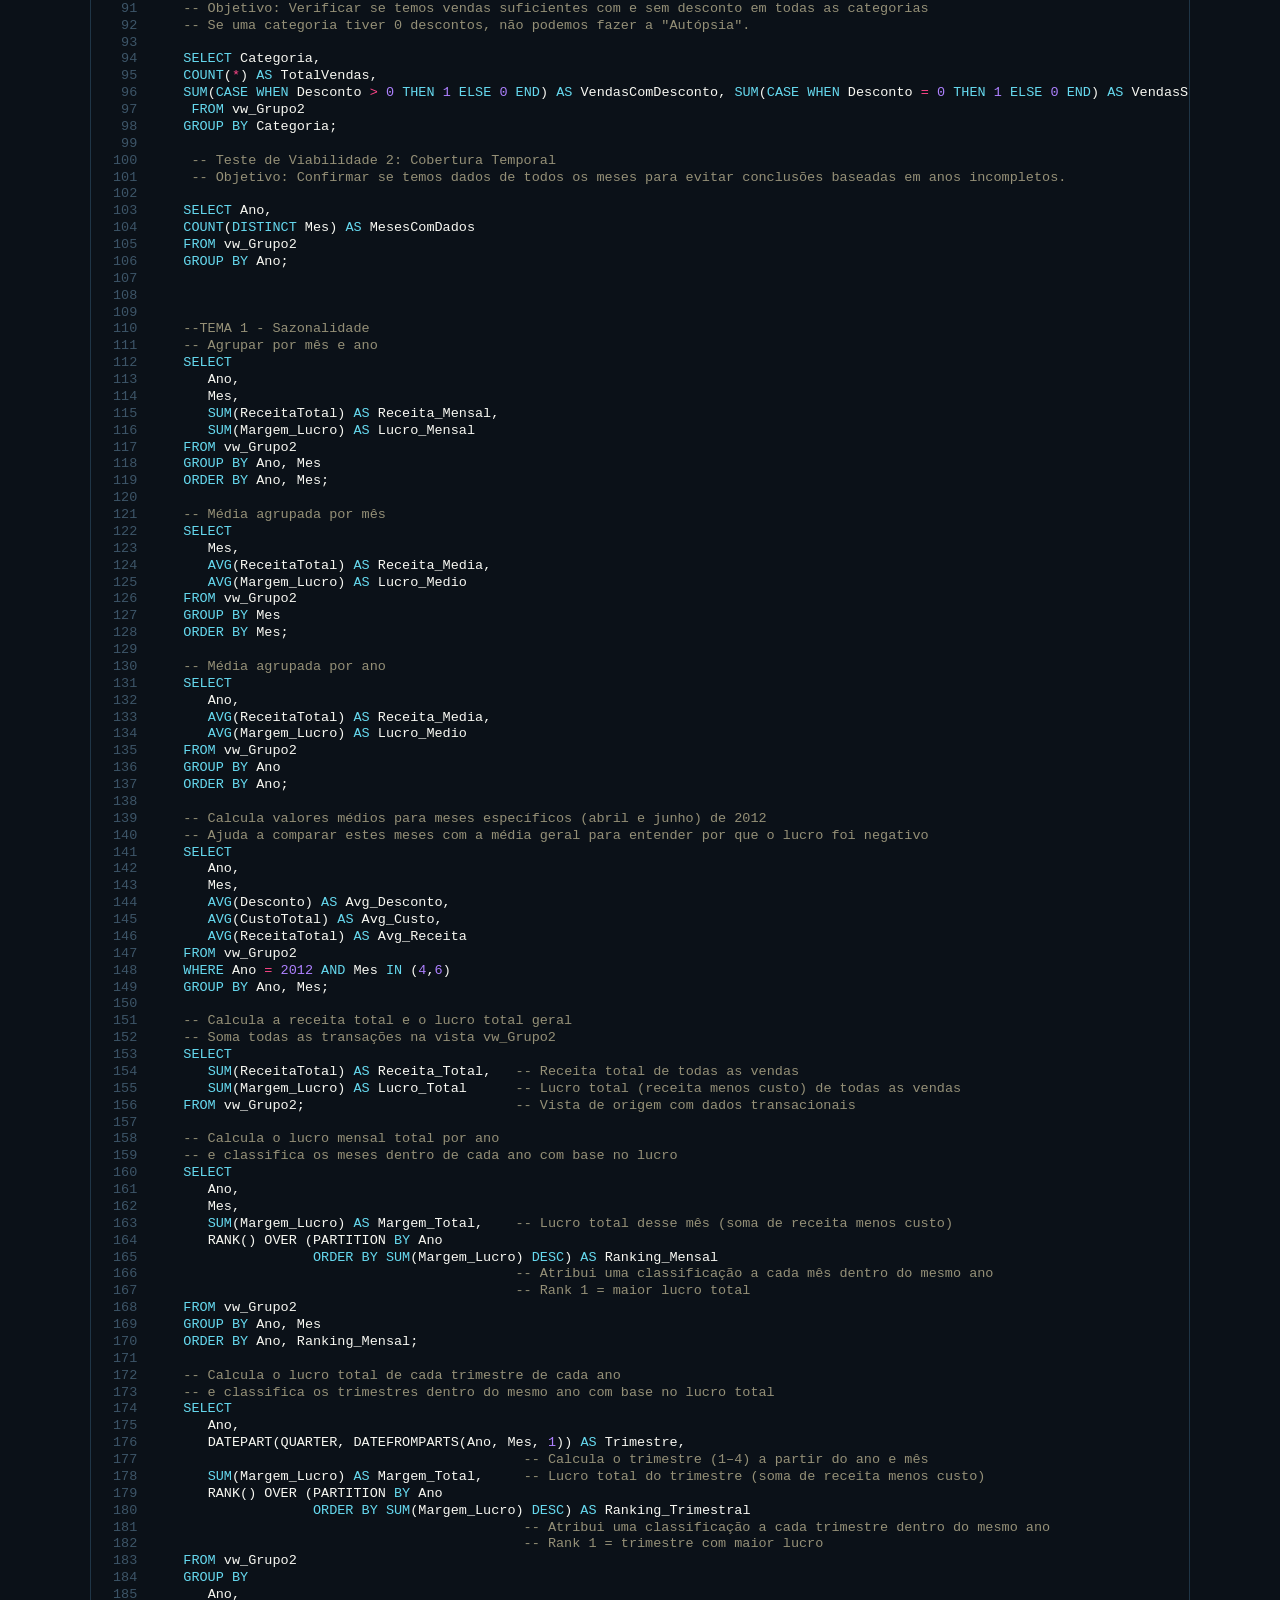
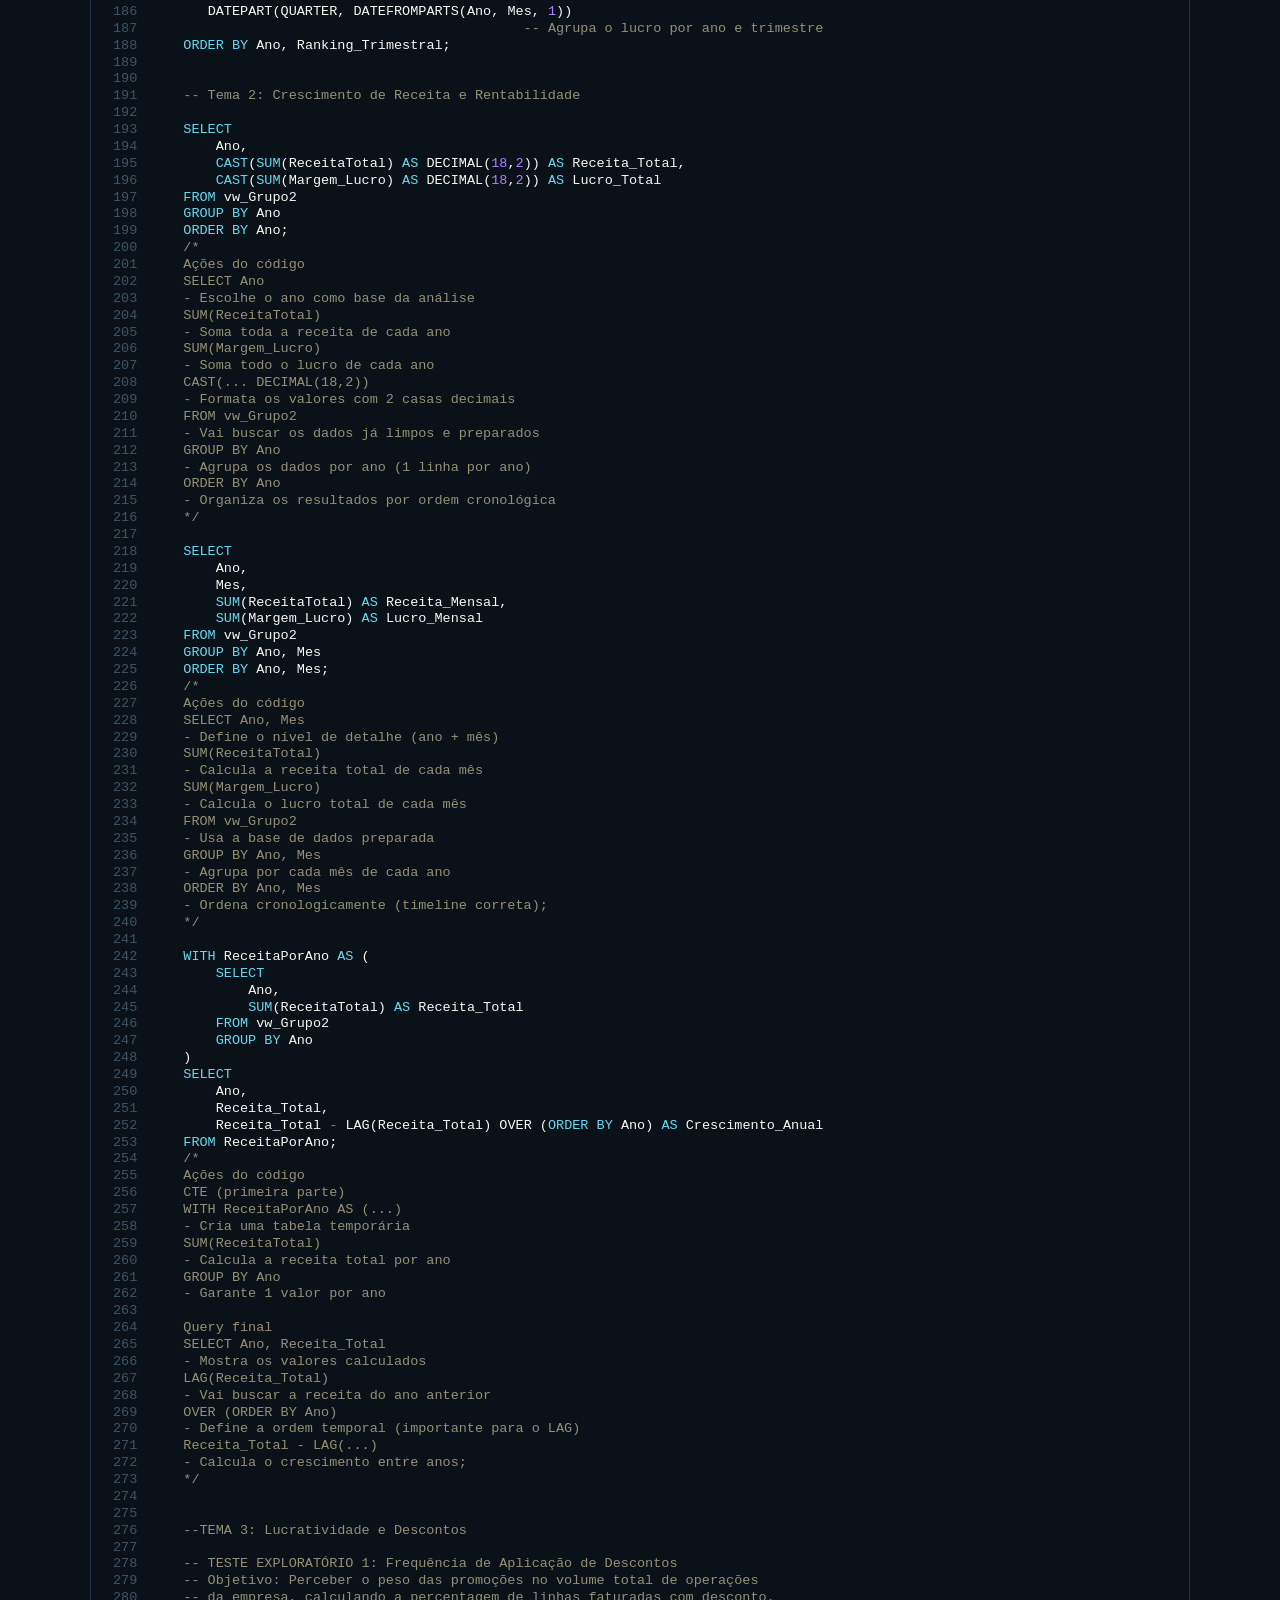
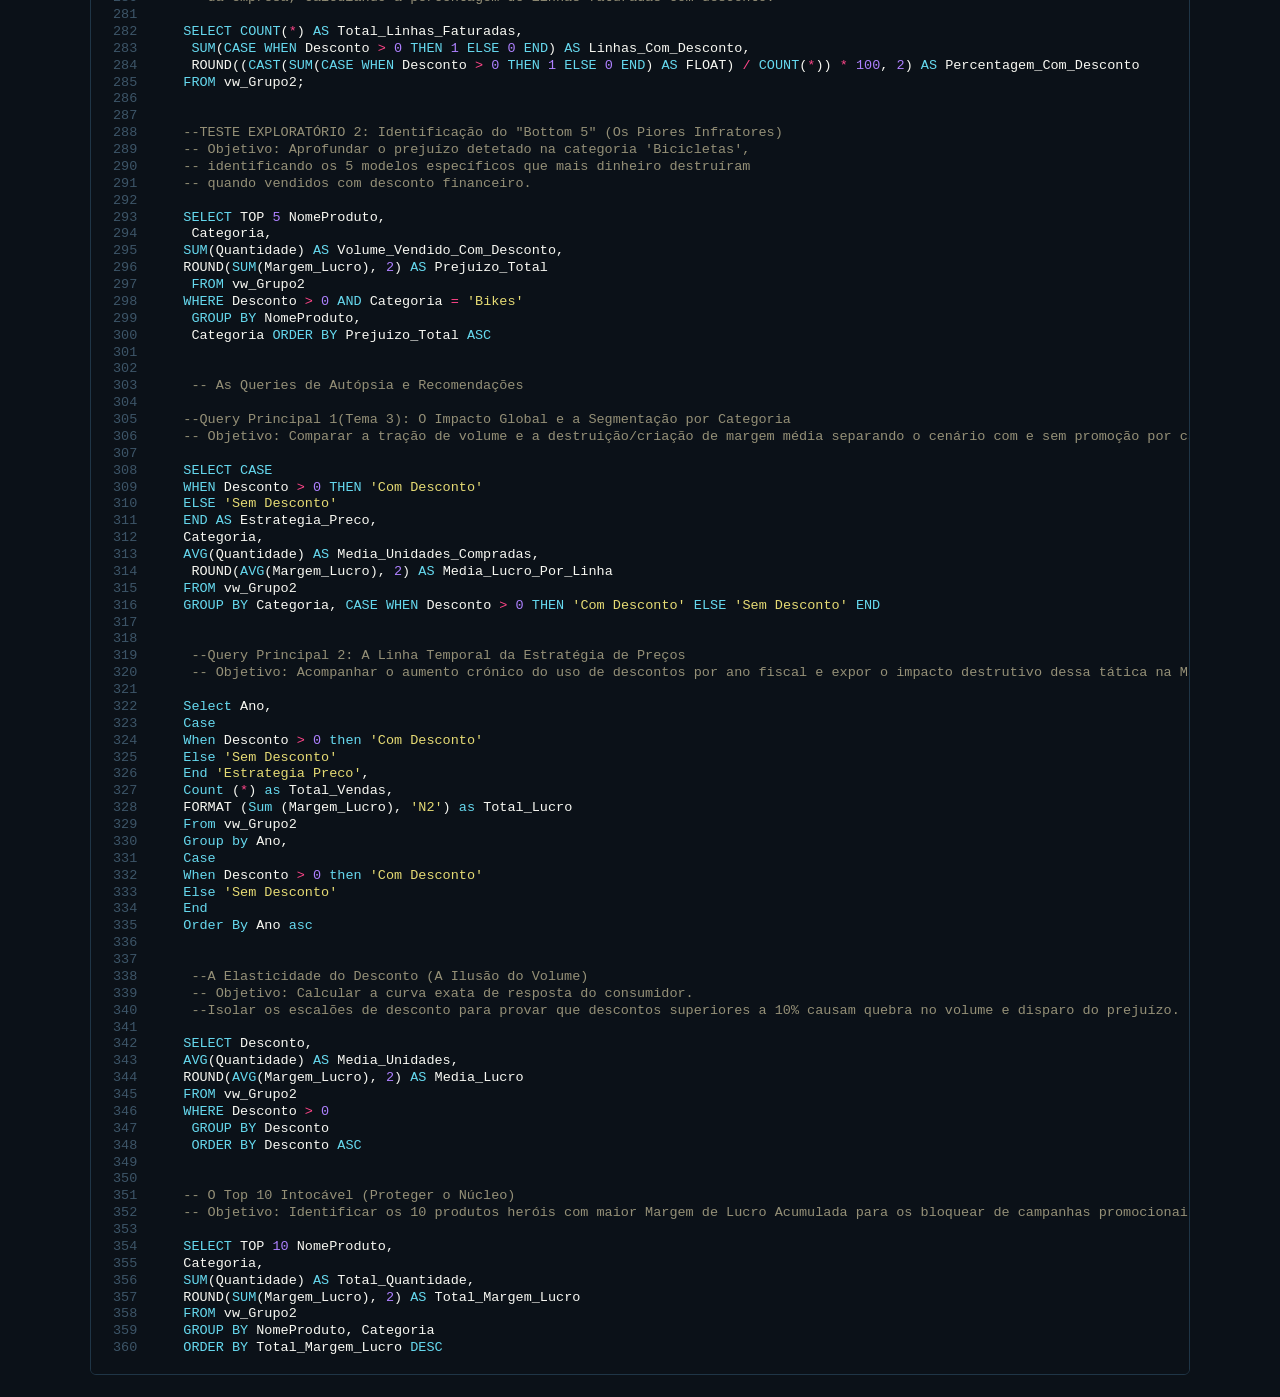
<file: files/SQL_Code.html>
<!DOCTYPE html>
<html lang="en">
<head>
<meta charset="UTF-8">
<meta name="viewport" content="width=device-width, initial-scale=1.0">
<title>SQL_Code.sql — Rita Lima</title>
<link href="https://fonts.googleapis.com/css2?family=JetBrains+Mono:wght@400;500&display=swap" rel="stylesheet">
<style>
body{margin:0; background:#0B1118; color:#C9D6DF; font-family:'JetBrains Mono', monospace;}
.topbar{position:sticky; top:0; display:flex; justify-content:space-between; align-items:center;
  padding:12px 22px; background:#0E1620; border-bottom:1px solid #1F3546; font-size:13px;}
.topbar b{color:#00F0A8; font-weight:500;}
.topbar a{color:#9D6BFF; text-decoration:none;}
.wrap{max-width:1100px; margin:0 auto; padding:22px;}
.highlight{border:1px solid #1F3546; border-radius:6px; overflow:auto; font-size:13.5px; line-height:1.55;}
.highlight pre{margin:0; padding:14px;}
pre { line-height: 125%; }
td.linenos .normal { color: inherit; background-color: transparent; padding-left: 5px; padding-right: 5px; }
span.linenos { color: inherit; background-color: transparent; padding-left: 5px; padding-right: 5px; }
td.linenos .special { color: #000000; background-color: #ffffc0; padding-left: 5px; padding-right: 5px; }
span.linenos.special { color: #000000; background-color: #ffffc0; padding-left: 5px; padding-right: 5px; }
.highlight .hll { background-color: #49483e }
.highlight { background: #272822; color: #F8F8F2 }
.highlight .c { color: #959077 } /* Comment */
.highlight .err { color: #ED007E; background-color: #1E0010 } /* Error */
.highlight .esc { color: #F8F8F2 } /* Escape */
.highlight .g { color: #F8F8F2 } /* Generic */
.highlight .k { color: #66D9EF } /* Keyword */
.highlight .l { color: #AE81FF } /* Literal */
.highlight .n { color: #F8F8F2 } /* Name */
.highlight .o { color: #FF4689 } /* Operator */
.highlight .x { color: #F8F8F2 } /* Other */
.highlight .p { color: #F8F8F2 } /* Punctuation */
.highlight .ch { color: #959077 } /* Comment.Hashbang */
.highlight .cm { color: #959077 } /* Comment.Multiline */
.highlight .cp { color: #959077 } /* Comment.Preproc */
.highlight .cpf { color: #959077 } /* Comment.PreprocFile */
.highlight .c1 { color: #959077 } /* Comment.Single */
.highlight .cs { color: #959077 } /* Comment.Special */
.highlight .gd { color: #FF4689 } /* Generic.Deleted */
.highlight .ge { color: #F8F8F2; font-style: italic } /* Generic.Emph */
.highlight .ges { color: #F8F8F2; font-weight: bold; font-style: italic } /* Generic.EmphStrong */
.highlight .gr { color: #F8F8F2 } /* Generic.Error */
.highlight .gh { color: #F8F8F2 } /* Generic.Heading */
.highlight .gi { color: #A6E22E } /* Generic.Inserted */
.highlight .go { color: #66D9EF } /* Generic.Output */
.highlight .gp { color: #FF4689; font-weight: bold } /* Generic.Prompt */
.highlight .gs { color: #F8F8F2; font-weight: bold } /* Generic.Strong */
.highlight .gu { color: #959077 } /* Generic.Subheading */
.highlight .gt { color: #F8F8F2 } /* Generic.Traceback */
.highlight .kc { color: #66D9EF } /* Keyword.Constant */
.highlight .kd { color: #66D9EF } /* Keyword.Declaration */
.highlight .kn { color: #FF4689 } /* Keyword.Namespace */
.highlight .kp { color: #66D9EF } /* Keyword.Pseudo */
.highlight .kr { color: #66D9EF } /* Keyword.Reserved */
.highlight .kt { color: #66D9EF } /* Keyword.Type */
.highlight .ld { color: #E6DB74 } /* Literal.Date */
.highlight .m { color: #AE81FF } /* Literal.Number */
.highlight .s { color: #E6DB74 } /* Literal.String */
.highlight .na { color: #A6E22E } /* Name.Attribute */
.highlight .nb { color: #F8F8F2 } /* Name.Builtin */
.highlight .nc { color: #A6E22E } /* Name.Class */
.highlight .no { color: #66D9EF } /* Name.Constant */
.highlight .nd { color: #A6E22E } /* Name.Decorator */
.highlight .ni { color: #F8F8F2 } /* Name.Entity */
.highlight .ne { color: #A6E22E } /* Name.Exception */
.highlight .nf { color: #A6E22E } /* Name.Function */
.highlight .nl { color: #F8F8F2 } /* Name.Label */
.highlight .nn { color: #F8F8F2 } /* Name.Namespace */
.highlight .nx { color: #A6E22E } /* Name.Other */
.highlight .py { color: #F8F8F2 } /* Name.Property */
.highlight .nt { color: #FF4689 } /* Name.Tag */
.highlight .nv { color: #F8F8F2 } /* Name.Variable */
.highlight .ow { color: #FF4689 } /* Operator.Word */
.highlight .pm { color: #F8F8F2 } /* Punctuation.Marker */
.highlight .w { color: #F8F8F2 } /* Text.Whitespace */
.highlight .mb { color: #AE81FF } /* Literal.Number.Bin */
.highlight .mf { color: #AE81FF } /* Literal.Number.Float */
.highlight .mh { color: #AE81FF } /* Literal.Number.Hex */
.highlight .mi { color: #AE81FF } /* Literal.Number.Integer */
.highlight .mo { color: #AE81FF } /* Literal.Number.Oct */
.highlight .sa { color: #E6DB74 } /* Literal.String.Affix */
.highlight .sb { color: #E6DB74 } /* Literal.String.Backtick */
.highlight .sc { color: #E6DB74 } /* Literal.String.Char */
.highlight .dl { color: #E6DB74 } /* Literal.String.Delimiter */
.highlight .sd { color: #E6DB74 } /* Literal.String.Doc */
.highlight .s2 { color: #E6DB74 } /* Literal.String.Double */
.highlight .se { color: #AE81FF } /* Literal.String.Escape */
.highlight .sh { color: #E6DB74 } /* Literal.String.Heredoc */
.highlight .si { color: #E6DB74 } /* Literal.String.Interpol */
.highlight .sx { color: #E6DB74 } /* Literal.String.Other */
.highlight .sr { color: #E6DB74 } /* Literal.String.Regex */
.highlight .s1 { color: #E6DB74 } /* Literal.String.Single */
.highlight .ss { color: #E6DB74 } /* Literal.String.Symbol */
.highlight .bp { color: #F8F8F2 } /* Name.Builtin.Pseudo */
.highlight .fm { color: #A6E22E } /* Name.Function.Magic */
.highlight .vc { color: #F8F8F2 } /* Name.Variable.Class */
.highlight .vg { color: #F8F8F2 } /* Name.Variable.Global */
.highlight .vi { color: #F8F8F2 } /* Name.Variable.Instance */
.highlight .vm { color: #F8F8F2 } /* Name.Variable.Magic */
.highlight .il { color: #AE81FF } /* Literal.Number.Integer.Long */
.highlight, .highlight table, .highlight td{background:#0B1118 !important;}
.highlight .linenos{color:#3D5568; padding-right:10px; user-select:none;}
</style>
</head>
<body>
<div class="topbar">
  <span><b>SQL_Code.sql</b> — AdventureWorks Profitability Audit</span>
  <span><a href="SQL_Code.sql" download>download .sql</a> &nbsp;·&nbsp; <a href="../index.html">back to portfolio</a></span>
</div>
<div class="wrap">
<div class="highlight"><table class="highlighttable"><tr><td class="linenos"><div class="linenodiv"><pre><span class="normal">  1</span>
<span class="normal">  2</span>
<span class="normal">  3</span>
<span class="normal">  4</span>
<span class="normal">  5</span>
<span class="normal">  6</span>
<span class="normal">  7</span>
<span class="normal">  8</span>
<span class="normal">  9</span>
<span class="normal"> 10</span>
<span class="normal"> 11</span>
<span class="normal"> 12</span>
<span class="normal"> 13</span>
<span class="normal"> 14</span>
<span class="normal"> 15</span>
<span class="normal"> 16</span>
<span class="normal"> 17</span>
<span class="normal"> 18</span>
<span class="normal"> 19</span>
<span class="normal"> 20</span>
<span class="normal"> 21</span>
<span class="normal"> 22</span>
<span class="normal"> 23</span>
<span class="normal"> 24</span>
<span class="normal"> 25</span>
<span class="normal"> 26</span>
<span class="normal"> 27</span>
<span class="normal"> 28</span>
<span class="normal"> 29</span>
<span class="normal"> 30</span>
<span class="normal"> 31</span>
<span class="normal"> 32</span>
<span class="normal"> 33</span>
<span class="normal"> 34</span>
<span class="normal"> 35</span>
<span class="normal"> 36</span>
<span class="normal"> 37</span>
<span class="normal"> 38</span>
<span class="normal"> 39</span>
<span class="normal"> 40</span>
<span class="normal"> 41</span>
<span class="normal"> 42</span>
<span class="normal"> 43</span>
<span class="normal"> 44</span>
<span class="normal"> 45</span>
<span class="normal"> 46</span>
<span class="normal"> 47</span>
<span class="normal"> 48</span>
<span class="normal"> 49</span>
<span class="normal"> 50</span>
<span class="normal"> 51</span>
<span class="normal"> 52</span>
<span class="normal"> 53</span>
<span class="normal"> 54</span>
<span class="normal"> 55</span>
<span class="normal"> 56</span>
<span class="normal"> 57</span>
<span class="normal"> 58</span>
<span class="normal"> 59</span>
<span class="normal"> 60</span>
<span class="normal"> 61</span>
<span class="normal"> 62</span>
<span class="normal"> 63</span>
<span class="normal"> 64</span>
<span class="normal"> 65</span>
<span class="normal"> 66</span>
<span class="normal"> 67</span>
<span class="normal"> 68</span>
<span class="normal"> 69</span>
<span class="normal"> 70</span>
<span class="normal"> 71</span>
<span class="normal"> 72</span>
<span class="normal"> 73</span>
<span class="normal"> 74</span>
<span class="normal"> 75</span>
<span class="normal"> 76</span>
<span class="normal"> 77</span>
<span class="normal"> 78</span>
<span class="normal"> 79</span>
<span class="normal"> 80</span>
<span class="normal"> 81</span>
<span class="normal"> 82</span>
<span class="normal"> 83</span>
<span class="normal"> 84</span>
<span class="normal"> 85</span>
<span class="normal"> 86</span>
<span class="normal"> 87</span>
<span class="normal"> 88</span>
<span class="normal"> 89</span>
<span class="normal"> 90</span>
<span class="normal"> 91</span>
<span class="normal"> 92</span>
<span class="normal"> 93</span>
<span class="normal"> 94</span>
<span class="normal"> 95</span>
<span class="normal"> 96</span>
<span class="normal"> 97</span>
<span class="normal"> 98</span>
<span class="normal"> 99</span>
<span class="normal">100</span>
<span class="normal">101</span>
<span class="normal">102</span>
<span class="normal">103</span>
<span class="normal">104</span>
<span class="normal">105</span>
<span class="normal">106</span>
<span class="normal">107</span>
<span class="normal">108</span>
<span class="normal">109</span>
<span class="normal">110</span>
<span class="normal">111</span>
<span class="normal">112</span>
<span class="normal">113</span>
<span class="normal">114</span>
<span class="normal">115</span>
<span class="normal">116</span>
<span class="normal">117</span>
<span class="normal">118</span>
<span class="normal">119</span>
<span class="normal">120</span>
<span class="normal">121</span>
<span class="normal">122</span>
<span class="normal">123</span>
<span class="normal">124</span>
<span class="normal">125</span>
<span class="normal">126</span>
<span class="normal">127</span>
<span class="normal">128</span>
<span class="normal">129</span>
<span class="normal">130</span>
<span class="normal">131</span>
<span class="normal">132</span>
<span class="normal">133</span>
<span class="normal">134</span>
<span class="normal">135</span>
<span class="normal">136</span>
<span class="normal">137</span>
<span class="normal">138</span>
<span class="normal">139</span>
<span class="normal">140</span>
<span class="normal">141</span>
<span class="normal">142</span>
<span class="normal">143</span>
<span class="normal">144</span>
<span class="normal">145</span>
<span class="normal">146</span>
<span class="normal">147</span>
<span class="normal">148</span>
<span class="normal">149</span>
<span class="normal">150</span>
<span class="normal">151</span>
<span class="normal">152</span>
<span class="normal">153</span>
<span class="normal">154</span>
<span class="normal">155</span>
<span class="normal">156</span>
<span class="normal">157</span>
<span class="normal">158</span>
<span class="normal">159</span>
<span class="normal">160</span>
<span class="normal">161</span>
<span class="normal">162</span>
<span class="normal">163</span>
<span class="normal">164</span>
<span class="normal">165</span>
<span class="normal">166</span>
<span class="normal">167</span>
<span class="normal">168</span>
<span class="normal">169</span>
<span class="normal">170</span>
<span class="normal">171</span>
<span class="normal">172</span>
<span class="normal">173</span>
<span class="normal">174</span>
<span class="normal">175</span>
<span class="normal">176</span>
<span class="normal">177</span>
<span class="normal">178</span>
<span class="normal">179</span>
<span class="normal">180</span>
<span class="normal">181</span>
<span class="normal">182</span>
<span class="normal">183</span>
<span class="normal">184</span>
<span class="normal">185</span>
<span class="normal">186</span>
<span class="normal">187</span>
<span class="normal">188</span>
<span class="normal">189</span>
<span class="normal">190</span>
<span class="normal">191</span>
<span class="normal">192</span>
<span class="normal">193</span>
<span class="normal">194</span>
<span class="normal">195</span>
<span class="normal">196</span>
<span class="normal">197</span>
<span class="normal">198</span>
<span class="normal">199</span>
<span class="normal">200</span>
<span class="normal">201</span>
<span class="normal">202</span>
<span class="normal">203</span>
<span class="normal">204</span>
<span class="normal">205</span>
<span class="normal">206</span>
<span class="normal">207</span>
<span class="normal">208</span>
<span class="normal">209</span>
<span class="normal">210</span>
<span class="normal">211</span>
<span class="normal">212</span>
<span class="normal">213</span>
<span class="normal">214</span>
<span class="normal">215</span>
<span class="normal">216</span>
<span class="normal">217</span>
<span class="normal">218</span>
<span class="normal">219</span>
<span class="normal">220</span>
<span class="normal">221</span>
<span class="normal">222</span>
<span class="normal">223</span>
<span class="normal">224</span>
<span class="normal">225</span>
<span class="normal">226</span>
<span class="normal">227</span>
<span class="normal">228</span>
<span class="normal">229</span>
<span class="normal">230</span>
<span class="normal">231</span>
<span class="normal">232</span>
<span class="normal">233</span>
<span class="normal">234</span>
<span class="normal">235</span>
<span class="normal">236</span>
<span class="normal">237</span>
<span class="normal">238</span>
<span class="normal">239</span>
<span class="normal">240</span>
<span class="normal">241</span>
<span class="normal">242</span>
<span class="normal">243</span>
<span class="normal">244</span>
<span class="normal">245</span>
<span class="normal">246</span>
<span class="normal">247</span>
<span class="normal">248</span>
<span class="normal">249</span>
<span class="normal">250</span>
<span class="normal">251</span>
<span class="normal">252</span>
<span class="normal">253</span>
<span class="normal">254</span>
<span class="normal">255</span>
<span class="normal">256</span>
<span class="normal">257</span>
<span class="normal">258</span>
<span class="normal">259</span>
<span class="normal">260</span>
<span class="normal">261</span>
<span class="normal">262</span>
<span class="normal">263</span>
<span class="normal">264</span>
<span class="normal">265</span>
<span class="normal">266</span>
<span class="normal">267</span>
<span class="normal">268</span>
<span class="normal">269</span>
<span class="normal">270</span>
<span class="normal">271</span>
<span class="normal">272</span>
<span class="normal">273</span>
<span class="normal">274</span>
<span class="normal">275</span>
<span class="normal">276</span>
<span class="normal">277</span>
<span class="normal">278</span>
<span class="normal">279</span>
<span class="normal">280</span>
<span class="normal">281</span>
<span class="normal">282</span>
<span class="normal">283</span>
<span class="normal">284</span>
<span class="normal">285</span>
<span class="normal">286</span>
<span class="normal">287</span>
<span class="normal">288</span>
<span class="normal">289</span>
<span class="normal">290</span>
<span class="normal">291</span>
<span class="normal">292</span>
<span class="normal">293</span>
<span class="normal">294</span>
<span class="normal">295</span>
<span class="normal">296</span>
<span class="normal">297</span>
<span class="normal">298</span>
<span class="normal">299</span>
<span class="normal">300</span>
<span class="normal">301</span>
<span class="normal">302</span>
<span class="normal">303</span>
<span class="normal">304</span>
<span class="normal">305</span>
<span class="normal">306</span>
<span class="normal">307</span>
<span class="normal">308</span>
<span class="normal">309</span>
<span class="normal">310</span>
<span class="normal">311</span>
<span class="normal">312</span>
<span class="normal">313</span>
<span class="normal">314</span>
<span class="normal">315</span>
<span class="normal">316</span>
<span class="normal">317</span>
<span class="normal">318</span>
<span class="normal">319</span>
<span class="normal">320</span>
<span class="normal">321</span>
<span class="normal">322</span>
<span class="normal">323</span>
<span class="normal">324</span>
<span class="normal">325</span>
<span class="normal">326</span>
<span class="normal">327</span>
<span class="normal">328</span>
<span class="normal">329</span>
<span class="normal">330</span>
<span class="normal">331</span>
<span class="normal">332</span>
<span class="normal">333</span>
<span class="normal">334</span>
<span class="normal">335</span>
<span class="normal">336</span>
<span class="normal">337</span>
<span class="normal">338</span>
<span class="normal">339</span>
<span class="normal">340</span>
<span class="normal">341</span>
<span class="normal">342</span>
<span class="normal">343</span>
<span class="normal">344</span>
<span class="normal">345</span>
<span class="normal">346</span>
<span class="normal">347</span>
<span class="normal">348</span>
<span class="normal">349</span>
<span class="normal">350</span>
<span class="normal">351</span>
<span class="normal">352</span>
<span class="normal">353</span>
<span class="normal">354</span>
<span class="normal">355</span>
<span class="normal">356</span>
<span class="normal">357</span>
<span class="normal">358</span>
<span class="normal">359</span>
<span class="normal">360</span></pre></div></td><td class="code"><div><pre><span></span><span class="c1">-- Objetivo: Criar uma estrutura de dados central (vw_Grupo2) para garantir que toda a equipa cruza as mesmas tabelas vitais </span>
<span class="c1">--e não há discrepância nos cálculos financeiros (dedução de custos e identificação de faturas pagas/Status=5).</span>

<span class="k">CREATE</span><span class="w"> </span><span class="k">VIEW</span><span class="w"> </span><span class="n">vw_Grupo2</span><span class="w"> </span><span class="k">AS</span>
<span class="w"> </span><span class="k">SELECT</span><span class="w"> </span><span class="k">YEAR</span><span class="p">(</span><span class="n">h</span><span class="p">.</span><span class="n">OrderDate</span><span class="p">)</span><span class="w"> </span><span class="k">AS</span><span class="w"> </span><span class="n">Ano</span><span class="p">,</span><span class="w"> </span>
<span class="k">MONTH</span><span class="p">(</span><span class="n">h</span><span class="p">.</span><span class="n">OrderDate</span><span class="p">)</span><span class="w"> </span><span class="k">AS</span><span class="w"> </span><span class="n">Mes</span><span class="p">,</span>
<span class="w"> </span><span class="n">h</span><span class="p">.</span><span class="n">SalesOrderID</span><span class="w"> </span><span class="k">AS</span><span class="w"> </span><span class="n">FaturaID</span><span class="p">,</span>
<span class="n">pc</span><span class="p">.</span><span class="n">Name</span><span class="w"> </span><span class="k">AS</span><span class="w"> </span><span class="n">Categoria</span><span class="p">,</span>
<span class="w"> </span><span class="n">p</span><span class="p">.</span><span class="n">Name</span><span class="w"> </span><span class="k">AS</span><span class="w"> </span><span class="n">NomeProduto</span><span class="p">,</span>
<span class="w"> </span><span class="n">d</span><span class="p">.</span><span class="n">OrderQty</span><span class="w"> </span><span class="k">AS</span><span class="w"> </span><span class="n">Quantidade</span><span class="p">,</span><span class="w"> </span>
<span class="n">d</span><span class="p">.</span><span class="n">UnitPrice</span><span class="w"> </span><span class="k">AS</span><span class="w"> </span><span class="n">PrecoUnitario</span><span class="p">,</span>
<span class="w"> </span><span class="n">d</span><span class="p">.</span><span class="n">UnitPriceDiscount</span><span class="w"> </span><span class="k">AS</span><span class="w"> </span><span class="n">Desconto</span><span class="p">,</span>
<span class="w"> </span><span class="n">d</span><span class="p">.</span><span class="n">LineTotal</span><span class="w"> </span><span class="k">AS</span><span class="w"> </span><span class="n">ReceitaTotal</span><span class="p">,</span><span class="w"> </span>
<span class="p">(</span><span class="n">p</span><span class="p">.</span><span class="n">StandardCost</span><span class="w"> </span><span class="o">*</span><span class="w"> </span><span class="n">d</span><span class="p">.</span><span class="n">OrderQty</span><span class="p">)</span><span class="w"> </span><span class="k">AS</span><span class="w"> </span><span class="n">CustoTotal</span><span class="p">,</span><span class="w"> </span>
<span class="p">(</span><span class="n">d</span><span class="p">.</span><span class="n">LineTotal</span><span class="w"> </span><span class="o">-</span><span class="w"> </span><span class="p">(</span><span class="n">p</span><span class="p">.</span><span class="n">StandardCost</span><span class="w"> </span><span class="o">*</span><span class="w"> </span><span class="n">d</span><span class="p">.</span><span class="n">OrderQty</span><span class="p">))</span><span class="w"> </span><span class="k">AS</span><span class="w"> </span><span class="n">Margem_Lucro</span><span class="w"> </span>
<span class="k">FROM</span><span class="w"> </span><span class="n">Sales</span><span class="p">.</span><span class="n">SalesOrderHeader</span><span class="w"> </span><span class="n">h</span><span class="w"> </span>
<span class="k">INNER</span><span class="w"> </span><span class="k">JOIN</span><span class="w"> </span><span class="n">Sales</span><span class="p">.</span><span class="n">SalesOrderDetail</span><span class="w"> </span><span class="n">d</span><span class="w"> </span>
<span class="k">ON</span><span class="w"> </span><span class="n">h</span><span class="p">.</span><span class="n">SalesOrderID</span><span class="w"> </span><span class="o">=</span><span class="w"> </span><span class="n">d</span><span class="p">.</span><span class="n">SalesOrderID</span>
<span class="w"> </span><span class="k">INNER</span><span class="w"> </span><span class="k">JOIN</span><span class="w"> </span><span class="n">Production</span><span class="p">.</span><span class="n">Product</span><span class="w"> </span><span class="n">p</span>
<span class="w"> </span><span class="k">ON</span><span class="w"> </span><span class="n">d</span><span class="p">.</span><span class="n">ProductID</span><span class="w"> </span><span class="o">=</span><span class="w"> </span><span class="n">p</span><span class="p">.</span><span class="n">ProductID</span><span class="w"> </span>
<span class="k">LEFT</span><span class="w"> </span><span class="k">JOIN</span><span class="w"> </span><span class="n">Production</span><span class="p">.</span><span class="n">ProductSubcategory</span><span class="w"> </span><span class="n">ps</span><span class="w"> </span>
<span class="k">ON</span><span class="w"> </span><span class="n">p</span><span class="p">.</span><span class="n">ProductSubcategoryID</span><span class="w"> </span><span class="o">=</span><span class="w"> </span><span class="n">ps</span><span class="p">.</span><span class="n">ProductSubcategoryID</span><span class="w"> </span>
<span class="k">LEFT</span><span class="w"> </span><span class="k">JOIN</span><span class="w"> </span><span class="n">Production</span><span class="p">.</span><span class="n">ProductCategory</span><span class="w"> </span><span class="n">pc</span>
<span class="w"> </span><span class="k">ON</span><span class="w"> </span><span class="n">ps</span><span class="p">.</span><span class="n">ProductCategoryID</span><span class="w"> </span><span class="o">=</span><span class="w"> </span><span class="n">pc</span><span class="p">.</span><span class="n">ProductCategoryID</span>
<span class="k">WHERE</span><span class="w"> </span><span class="n">h</span><span class="p">.</span><span class="n">Status</span><span class="w"> </span><span class="o">=</span><span class="w"> </span><span class="mi">5</span><span class="p">;</span>

<span class="c1">--Testes de Integridade</span>

<span class="c1">-- Teste 1 - Verificar linhas de encomenda duplicadas</span>
<span class="c1">-- Esta consulta encontra combinações da mesma fatura (FaturaID), produto (NomeProduto),</span>
<span class="c1">-- mês (Mes) e ano (Ano) que aparecem mais do que uma vez</span>
<span class="c1">-- Duplicados podem inflacionar receita/lucro se não forem tratados</span>

<span class="k">SELECT</span><span class="w"> </span><span class="n">FaturaID</span><span class="p">,</span><span class="w"> </span><span class="n">NomeProduto</span><span class="p">,</span><span class="w"> </span><span class="n">Mes</span><span class="p">,</span><span class="w"> </span><span class="n">Ano</span><span class="p">,</span><span class="w"> </span><span class="k">COUNT</span><span class="p">(</span><span class="o">*</span><span class="p">)</span><span class="w"> </span><span class="k">AS</span><span class="w"> </span><span class="n">CountRows</span><span class="w"> </span>
<span class="k">FROM</span><span class="w"> </span><span class="n">vw_Grupo2</span><span class="w"> </span>
<span class="k">GROUP</span><span class="w"> </span><span class="k">BY</span><span class="w"> </span><span class="n">FaturaID</span><span class="p">,</span><span class="w"> </span><span class="n">NomeProduto</span><span class="p">,</span><span class="w"> </span><span class="n">Mes</span><span class="p">,</span><span class="w"> </span><span class="n">Ano</span><span class="w"> </span>
<span class="k">HAVING</span><span class="w"> </span><span class="k">COUNT</span><span class="p">(</span><span class="o">*</span><span class="p">)</span><span class="w"> </span><span class="o">&gt;</span><span class="w"> </span><span class="mi">1</span><span class="p">;</span>

<span class="c1">-- Teste 2 - Verificar valores negativos ou inválidos</span>
<span class="c1">-- Procura linhas onde os campos numéricos são inferiores a 0,</span>
<span class="c1">-- o que é inválido para receita, custo, quantidade ou preço</span>
<span class="c1">-- ReceitaTotal, CustoTotal, Quantidade, PrecoUnitario não devem ser negativos</span>
<span class="c1">-- Margem_Lucro pode ser negativa (prejuízo), por isso não está incluída aqui</span>
<span class="k">SELECT</span><span class="w"> </span><span class="o">*</span><span class="w"> </span>
<span class="k">FROM</span><span class="w"> </span><span class="n">vw_Grupo2</span><span class="w"> </span>
<span class="k">WHERE</span><span class="w"> </span><span class="n">ReceitaTotal</span><span class="w"> </span><span class="o">&lt;</span><span class="w"> </span><span class="mi">0</span><span class="w"> </span>
<span class="w">  </span><span class="k">OR</span><span class="w"> </span><span class="n">CustoTotal</span><span class="w"> </span><span class="o">&lt;</span><span class="w"> </span><span class="mi">0</span><span class="w"> </span>
<span class="w">  </span><span class="k">OR</span><span class="w"> </span><span class="n">Quantidade</span><span class="w"> </span><span class="o">&lt;</span><span class="w"> </span><span class="mi">1</span><span class="w"> </span>
<span class="w">  </span><span class="k">OR</span><span class="w"> </span><span class="n">PrecoUnitario</span><span class="w"> </span><span class="o">&lt;</span><span class="w"> </span><span class="mi">0</span><span class="p">;</span>

<span class="c1">-- Teste 3 - Verificar se os valores do mês são válidos</span>
<span class="c1">-- Mes deve estar entre 1 e 12</span>
<span class="k">SELECT</span><span class="w"> </span><span class="k">DISTINCT</span><span class="w"> </span><span class="n">Mes</span><span class="w"> </span><span class="k">FROM</span><span class="w"> </span><span class="n">vw_Grupo2</span><span class="w"> </span><span class="k">ORDER</span><span class="w"> </span><span class="k">BY</span><span class="w"> </span><span class="n">Mes</span><span class="p">;</span>

<span class="c1">-- Teste 4 - Verificar se os valores do ano são razoáveis</span>
<span class="c1">-- Esta consulta lista todos os anos distintos presentes nos dados</span>
<span class="k">SELECT</span><span class="w"> </span><span class="k">DISTINCT</span><span class="w"> </span><span class="n">Ano</span><span class="w"> </span><span class="k">FROM</span><span class="w"> </span><span class="n">vw_Grupo2</span><span class="w"> </span><span class="k">ORDER</span><span class="w"> </span><span class="k">BY</span><span class="w"> </span><span class="n">Ano</span><span class="p">;</span>

<span class="c1">-- Teste 5 - Verificar consistência das categorias</span>
<span class="c1">-- Lista todas as categorias de produto distintas presentes</span>
<span class="c1">-- Ajuda a identificar categorias em falta ou inconsistentes</span>
<span class="k">SELECT</span><span class="w"> </span><span class="k">DISTINCT</span><span class="w"> </span><span class="n">Categoria</span><span class="w"> </span><span class="k">FROM</span><span class="w"> </span><span class="n">vw_Grupo2</span><span class="p">;</span>

<span class="c1">-- Teste 6 - Verificar intervalos de desconto</span>
<span class="c1">-- Retorna os valores mínimo e máximo de Desconto</span>
<span class="c1">-- Os descontos devem estar dentro de um intervalo razoável (ex.: 0–1)</span>
<span class="k">SELECT</span><span class="w"> </span><span class="k">MIN</span><span class="p">(</span><span class="n">Desconto</span><span class="p">),</span><span class="w"> </span><span class="k">MAX</span><span class="p">(</span><span class="n">Desconto</span><span class="p">)</span><span class="w"> </span><span class="k">FROM</span><span class="w"> </span><span class="n">vw_Grupo2</span><span class="p">;</span>

<span class="c1">-- Teste de Integridade 7: Verificação de Nulos em colunas críticas </span>
<span class="c1">-- Objetivo: Garantir que não existem vendas sem lucro calculado ou sem categoria atribuída </span>
<span class="k">SELECT</span><span class="w"> </span><span class="n">FaturaID</span><span class="p">,</span>
<span class="n">NomeProduto</span><span class="p">,</span><span class="w"> </span>
<span class="n">Categoria</span><span class="p">,</span>
<span class="w"> </span><span class="n">Margem_Lucro</span><span class="w"> </span>
<span class="k">FROM</span><span class="w"> </span><span class="n">vw_Grupo2</span><span class="w"> </span>
<span class="k">WHERE</span><span class="w"> </span><span class="n">Margem_Lucro</span><span class="w"> </span><span class="k">IS</span><span class="w"> </span><span class="k">NULL</span>
<span class="w"> </span><span class="k">OR</span><span class="w"> </span><span class="n">Categoria</span><span class="w"> </span><span class="k">IS</span><span class="w"> </span><span class="k">NULL</span><span class="p">;</span>

<span class="w"> </span><span class="c1">--Teste de Integridade 8: Consistência Financeira </span>
<span class="w"> </span><span class="c1">-- Objetivo: Garantir que a Margem de Lucro segue a lógica (Receita - Custo) </span>
<span class="w"> </span><span class="c1">-- Se houver falhas aqui, o &quot;Data Panel&quot; teria erro de cálculo. </span>

<span class="k">SELECT</span><span class="w"> </span><span class="n">FaturaID</span><span class="p">,</span>
<span class="w"> </span><span class="n">ReceitaTotal</span><span class="p">,</span><span class="w"> </span>
<span class="n">CustoTotal</span><span class="p">,</span><span class="w"> </span>
<span class="n">Margem_Lucro</span><span class="w"> </span>
<span class="k">FROM</span><span class="w"> </span><span class="n">vw_Grupo2</span><span class="w"> </span>
<span class="k">WHERE</span><span class="w"> </span><span class="k">ABS</span><span class="p">(</span><span class="n">Margem_Lucro</span><span class="w"> </span><span class="o">-</span><span class="w"> </span><span class="p">(</span><span class="n">ReceitaTotal</span><span class="w"> </span><span class="o">-</span><span class="w"> </span><span class="n">CustoTotal</span><span class="p">))</span><span class="w"> </span><span class="o">&gt;</span><span class="w"> </span><span class="mi">0</span><span class="p">.</span><span class="mi">01</span><span class="p">;</span>

<span class="c1">---- Teste de Viabilidade 1: Representatividade por Categoria </span>
<span class="c1">-- Objetivo: Verificar se temos vendas suficientes com e sem desconto em todas as categorias </span>
<span class="c1">-- Se uma categoria tiver 0 descontos, não podemos fazer a &quot;Autópsia&quot;. </span>

<span class="k">SELECT</span><span class="w"> </span><span class="n">Categoria</span><span class="p">,</span><span class="w"> </span>
<span class="k">COUNT</span><span class="p">(</span><span class="o">*</span><span class="p">)</span><span class="w"> </span><span class="k">AS</span><span class="w"> </span><span class="n">TotalVendas</span><span class="p">,</span><span class="w"> </span>
<span class="k">SUM</span><span class="p">(</span><span class="k">CASE</span><span class="w"> </span><span class="k">WHEN</span><span class="w"> </span><span class="n">Desconto</span><span class="w"> </span><span class="o">&gt;</span><span class="w"> </span><span class="mi">0</span><span class="w"> </span><span class="k">THEN</span><span class="w"> </span><span class="mi">1</span><span class="w"> </span><span class="k">ELSE</span><span class="w"> </span><span class="mi">0</span><span class="w"> </span><span class="k">END</span><span class="p">)</span><span class="w"> </span><span class="k">AS</span><span class="w"> </span><span class="n">VendasComDesconto</span><span class="p">,</span><span class="w"> </span><span class="k">SUM</span><span class="p">(</span><span class="k">CASE</span><span class="w"> </span><span class="k">WHEN</span><span class="w"> </span><span class="n">Desconto</span><span class="w"> </span><span class="o">=</span><span class="w"> </span><span class="mi">0</span><span class="w"> </span><span class="k">THEN</span><span class="w"> </span><span class="mi">1</span><span class="w"> </span><span class="k">ELSE</span><span class="w"> </span><span class="mi">0</span><span class="w"> </span><span class="k">END</span><span class="p">)</span><span class="w"> </span><span class="k">AS</span><span class="w"> </span><span class="n">VendasSemDesconto</span>
<span class="w"> </span><span class="k">FROM</span><span class="w"> </span><span class="n">vw_Grupo2</span><span class="w"> </span>
<span class="k">GROUP</span><span class="w"> </span><span class="k">BY</span><span class="w"> </span><span class="n">Categoria</span><span class="p">;</span>

<span class="w"> </span><span class="c1">-- Teste de Viabilidade 2: Cobertura Temporal </span>
<span class="w"> </span><span class="c1">-- Objetivo: Confirmar se temos dados de todos os meses para evitar conclusões baseadas em anos incompletos. </span>

<span class="k">SELECT</span><span class="w"> </span><span class="n">Ano</span><span class="p">,</span><span class="w"> </span>
<span class="k">COUNT</span><span class="p">(</span><span class="k">DISTINCT</span><span class="w"> </span><span class="n">Mes</span><span class="p">)</span><span class="w"> </span><span class="k">AS</span><span class="w"> </span><span class="n">MesesComDados</span><span class="w"> </span>
<span class="k">FROM</span><span class="w"> </span><span class="n">vw_Grupo2</span><span class="w"> </span>
<span class="k">GROUP</span><span class="w"> </span><span class="k">BY</span><span class="w"> </span><span class="n">Ano</span><span class="p">;</span>



<span class="c1">--TEMA 1 - Sazonalidade</span>
<span class="c1">-- Agrupar por mês e ano</span>
<span class="k">SELECT</span><span class="w">  </span>
<span class="w">   </span><span class="n">Ano</span><span class="p">,</span><span class="w"> </span>
<span class="w">   </span><span class="n">Mes</span><span class="p">,</span><span class="w"> </span>
<span class="w">   </span><span class="k">SUM</span><span class="p">(</span><span class="n">ReceitaTotal</span><span class="p">)</span><span class="w"> </span><span class="k">AS</span><span class="w"> </span><span class="n">Receita_Mensal</span><span class="p">,</span><span class="w"> </span>
<span class="w">   </span><span class="k">SUM</span><span class="p">(</span><span class="n">Margem_Lucro</span><span class="p">)</span><span class="w"> </span><span class="k">AS</span><span class="w"> </span><span class="n">Lucro_Mensal</span><span class="w"> </span>
<span class="k">FROM</span><span class="w"> </span><span class="n">vw_Grupo2</span><span class="w"> </span>
<span class="k">GROUP</span><span class="w"> </span><span class="k">BY</span><span class="w"> </span><span class="n">Ano</span><span class="p">,</span><span class="w"> </span><span class="n">Mes</span><span class="w"> </span>
<span class="k">ORDER</span><span class="w"> </span><span class="k">BY</span><span class="w"> </span><span class="n">Ano</span><span class="p">,</span><span class="w"> </span><span class="n">Mes</span><span class="p">;</span>

<span class="c1">-- Média agrupada por mês</span>
<span class="k">SELECT</span><span class="w">  </span>
<span class="w">   </span><span class="n">Mes</span><span class="p">,</span><span class="w"> </span>
<span class="w">   </span><span class="k">AVG</span><span class="p">(</span><span class="n">ReceitaTotal</span><span class="p">)</span><span class="w"> </span><span class="k">AS</span><span class="w"> </span><span class="n">Receita_Media</span><span class="p">,</span><span class="w"> </span>
<span class="w">   </span><span class="k">AVG</span><span class="p">(</span><span class="n">Margem_Lucro</span><span class="p">)</span><span class="w"> </span><span class="k">AS</span><span class="w"> </span><span class="n">Lucro_Medio</span><span class="w"> </span>
<span class="k">FROM</span><span class="w"> </span><span class="n">vw_Grupo2</span><span class="w"> </span>
<span class="k">GROUP</span><span class="w"> </span><span class="k">BY</span><span class="w"> </span><span class="n">Mes</span><span class="w"> </span>
<span class="k">ORDER</span><span class="w"> </span><span class="k">BY</span><span class="w"> </span><span class="n">Mes</span><span class="p">;</span>

<span class="c1">-- Média agrupada por ano</span>
<span class="k">SELECT</span><span class="w">  </span>
<span class="w">   </span><span class="n">Ano</span><span class="p">,</span><span class="w"> </span>
<span class="w">   </span><span class="k">AVG</span><span class="p">(</span><span class="n">ReceitaTotal</span><span class="p">)</span><span class="w"> </span><span class="k">AS</span><span class="w"> </span><span class="n">Receita_Media</span><span class="p">,</span><span class="w"> </span>
<span class="w">   </span><span class="k">AVG</span><span class="p">(</span><span class="n">Margem_Lucro</span><span class="p">)</span><span class="w"> </span><span class="k">AS</span><span class="w"> </span><span class="n">Lucro_Medio</span><span class="w"> </span>
<span class="k">FROM</span><span class="w"> </span><span class="n">vw_Grupo2</span><span class="w"> </span>
<span class="k">GROUP</span><span class="w"> </span><span class="k">BY</span><span class="w"> </span><span class="n">Ano</span><span class="w"> </span>
<span class="k">ORDER</span><span class="w"> </span><span class="k">BY</span><span class="w"> </span><span class="n">Ano</span><span class="p">;</span>

<span class="c1">-- Calcula valores médios para meses específicos (abril e junho) de 2012</span>
<span class="c1">-- Ajuda a comparar estes meses com a média geral para entender por que o lucro foi negativo</span>
<span class="k">SELECT</span><span class="w">  </span>
<span class="w">   </span><span class="n">Ano</span><span class="p">,</span><span class="w"> </span>
<span class="w">   </span><span class="n">Mes</span><span class="p">,</span><span class="w"> </span>
<span class="w">   </span><span class="k">AVG</span><span class="p">(</span><span class="n">Desconto</span><span class="p">)</span><span class="w"> </span><span class="k">AS</span><span class="w"> </span><span class="n">Avg_Desconto</span><span class="p">,</span><span class="w"> </span>
<span class="w">   </span><span class="k">AVG</span><span class="p">(</span><span class="n">CustoTotal</span><span class="p">)</span><span class="w"> </span><span class="k">AS</span><span class="w"> </span><span class="n">Avg_Custo</span><span class="p">,</span><span class="w"> </span>
<span class="w">   </span><span class="k">AVG</span><span class="p">(</span><span class="n">ReceitaTotal</span><span class="p">)</span><span class="w"> </span><span class="k">AS</span><span class="w"> </span><span class="n">Avg_Receita</span><span class="w"> </span>
<span class="k">FROM</span><span class="w"> </span><span class="n">vw_Grupo2</span><span class="w"> </span>
<span class="k">WHERE</span><span class="w"> </span><span class="n">Ano</span><span class="w"> </span><span class="o">=</span><span class="w"> </span><span class="mi">2012</span><span class="w"> </span><span class="k">AND</span><span class="w"> </span><span class="n">Mes</span><span class="w"> </span><span class="k">IN</span><span class="w"> </span><span class="p">(</span><span class="mi">4</span><span class="p">,</span><span class="mi">6</span><span class="p">)</span><span class="w"> </span>
<span class="k">GROUP</span><span class="w"> </span><span class="k">BY</span><span class="w"> </span><span class="n">Ano</span><span class="p">,</span><span class="w"> </span><span class="n">Mes</span><span class="p">;</span>

<span class="c1">-- Calcula a receita total e o lucro total geral</span>
<span class="c1">-- Soma todas as transações na vista vw_Grupo2</span>
<span class="k">SELECT</span><span class="w">  </span>
<span class="w">   </span><span class="k">SUM</span><span class="p">(</span><span class="n">ReceitaTotal</span><span class="p">)</span><span class="w"> </span><span class="k">AS</span><span class="w"> </span><span class="n">Receita_Total</span><span class="p">,</span><span class="w">   </span><span class="c1">-- Receita total de todas as vendas</span>
<span class="w">   </span><span class="k">SUM</span><span class="p">(</span><span class="n">Margem_Lucro</span><span class="p">)</span><span class="w"> </span><span class="k">AS</span><span class="w"> </span><span class="n">Lucro_Total</span><span class="w">      </span><span class="c1">-- Lucro total (receita menos custo) de todas as vendas</span>
<span class="k">FROM</span><span class="w"> </span><span class="n">vw_Grupo2</span><span class="p">;</span><span class="w">                          </span><span class="c1">-- Vista de origem com dados transacionais</span>

<span class="c1">-- Calcula o lucro mensal total por ano </span>
<span class="c1">-- e classifica os meses dentro de cada ano com base no lucro</span>
<span class="k">SELECT</span><span class="w">  </span>
<span class="w">   </span><span class="n">Ano</span><span class="p">,</span><span class="w">                                  </span>
<span class="w">   </span><span class="n">Mes</span><span class="p">,</span><span class="w">                                  </span>
<span class="w">   </span><span class="k">SUM</span><span class="p">(</span><span class="n">Margem_Lucro</span><span class="p">)</span><span class="w"> </span><span class="k">AS</span><span class="w"> </span><span class="n">Margem_Total</span><span class="p">,</span><span class="w">    </span><span class="c1">-- Lucro total desse mês (soma de receita menos custo)</span>
<span class="w">   </span><span class="n">RANK</span><span class="p">()</span><span class="w"> </span><span class="n">OVER</span><span class="w"> </span><span class="p">(</span><span class="n">PARTITION</span><span class="w"> </span><span class="k">BY</span><span class="w"> </span><span class="n">Ano</span><span class="w"> </span>
<span class="w">                </span><span class="k">ORDER</span><span class="w"> </span><span class="k">BY</span><span class="w"> </span><span class="k">SUM</span><span class="p">(</span><span class="n">Margem_Lucro</span><span class="p">)</span><span class="w"> </span><span class="k">DESC</span><span class="p">)</span><span class="w"> </span><span class="k">AS</span><span class="w"> </span><span class="n">Ranking_Mensal</span>
<span class="w">                                         </span><span class="c1">-- Atribui uma classificação a cada mês dentro do mesmo ano</span>
<span class="w">                                         </span><span class="c1">-- Rank 1 = maior lucro total</span>
<span class="k">FROM</span><span class="w"> </span><span class="n">vw_Grupo2</span><span class="w"> </span>
<span class="k">GROUP</span><span class="w"> </span><span class="k">BY</span><span class="w"> </span><span class="n">Ano</span><span class="p">,</span><span class="w"> </span><span class="n">Mes</span><span class="w">                         </span>
<span class="k">ORDER</span><span class="w"> </span><span class="k">BY</span><span class="w"> </span><span class="n">Ano</span><span class="p">,</span><span class="w"> </span><span class="n">Ranking_Mensal</span><span class="p">;</span><span class="w">      </span>

<span class="c1">-- Calcula o lucro total de cada trimestre de cada ano</span>
<span class="c1">-- e classifica os trimestres dentro do mesmo ano com base no lucro total</span>
<span class="k">SELECT</span><span class="w">  </span>
<span class="w">   </span><span class="n">Ano</span><span class="p">,</span><span class="w">                                   </span>
<span class="w">   </span><span class="n">DATEPART</span><span class="p">(</span><span class="n">QUARTER</span><span class="p">,</span><span class="w"> </span><span class="n">DATEFROMPARTS</span><span class="p">(</span><span class="n">Ano</span><span class="p">,</span><span class="w"> </span><span class="n">Mes</span><span class="p">,</span><span class="w"> </span><span class="mi">1</span><span class="p">))</span><span class="w"> </span><span class="k">AS</span><span class="w"> </span><span class="n">Trimestre</span><span class="p">,</span><span class="w">  </span>
<span class="w">                                          </span><span class="c1">-- Calcula o trimestre (1–4) a partir do ano e mês</span>
<span class="w">   </span><span class="k">SUM</span><span class="p">(</span><span class="n">Margem_Lucro</span><span class="p">)</span><span class="w"> </span><span class="k">AS</span><span class="w"> </span><span class="n">Margem_Total</span><span class="p">,</span><span class="w">     </span><span class="c1">-- Lucro total do trimestre (soma de receita menos custo)</span>
<span class="w">   </span><span class="n">RANK</span><span class="p">()</span><span class="w"> </span><span class="n">OVER</span><span class="w"> </span><span class="p">(</span><span class="n">PARTITION</span><span class="w"> </span><span class="k">BY</span><span class="w"> </span><span class="n">Ano</span><span class="w"> </span>
<span class="w">                </span><span class="k">ORDER</span><span class="w"> </span><span class="k">BY</span><span class="w"> </span><span class="k">SUM</span><span class="p">(</span><span class="n">Margem_Lucro</span><span class="p">)</span><span class="w"> </span><span class="k">DESC</span><span class="p">)</span><span class="w"> </span><span class="k">AS</span><span class="w"> </span><span class="n">Ranking_Trimestral</span>
<span class="w">                                          </span><span class="c1">-- Atribui uma classificação a cada trimestre dentro do mesmo ano</span>
<span class="w">                                          </span><span class="c1">-- Rank 1 = trimestre com maior lucro</span>
<span class="k">FROM</span><span class="w"> </span><span class="n">vw_Grupo2</span><span class="w"> </span>
<span class="k">GROUP</span><span class="w"> </span><span class="k">BY</span><span class="w">  </span>
<span class="w">   </span><span class="n">Ano</span><span class="p">,</span><span class="w"> </span>
<span class="w">   </span><span class="n">DATEPART</span><span class="p">(</span><span class="n">QUARTER</span><span class="p">,</span><span class="w"> </span><span class="n">DATEFROMPARTS</span><span class="p">(</span><span class="n">Ano</span><span class="p">,</span><span class="w"> </span><span class="n">Mes</span><span class="p">,</span><span class="w"> </span><span class="mi">1</span><span class="p">))</span><span class="w">  </span>
<span class="w">                                          </span><span class="c1">-- Agrupa o lucro por ano e trimestre</span>
<span class="k">ORDER</span><span class="w"> </span><span class="k">BY</span><span class="w"> </span><span class="n">Ano</span><span class="p">,</span><span class="w"> </span><span class="n">Ranking_Trimestral</span><span class="p">;</span>


<span class="c1">-- Tema 2: Crescimento de Receita e Rentabilidade </span>

<span class="k">SELECT</span><span class="w"> </span>
<span class="w">    </span><span class="n">Ano</span><span class="p">,</span>
<span class="w">    </span><span class="k">CAST</span><span class="p">(</span><span class="k">SUM</span><span class="p">(</span><span class="n">ReceitaTotal</span><span class="p">)</span><span class="w"> </span><span class="k">AS</span><span class="w"> </span><span class="nb">DECIMAL</span><span class="p">(</span><span class="mi">18</span><span class="p">,</span><span class="mi">2</span><span class="p">))</span><span class="w"> </span><span class="k">AS</span><span class="w"> </span><span class="n">Receita_Total</span><span class="p">,</span>
<span class="w">    </span><span class="k">CAST</span><span class="p">(</span><span class="k">SUM</span><span class="p">(</span><span class="n">Margem_Lucro</span><span class="p">)</span><span class="w"> </span><span class="k">AS</span><span class="w"> </span><span class="nb">DECIMAL</span><span class="p">(</span><span class="mi">18</span><span class="p">,</span><span class="mi">2</span><span class="p">))</span><span class="w"> </span><span class="k">AS</span><span class="w"> </span><span class="n">Lucro_Total</span>
<span class="k">FROM</span><span class="w"> </span><span class="n">vw_Grupo2</span>
<span class="k">GROUP</span><span class="w"> </span><span class="k">BY</span><span class="w"> </span><span class="n">Ano</span>
<span class="k">ORDER</span><span class="w"> </span><span class="k">BY</span><span class="w"> </span><span class="n">Ano</span><span class="p">;</span>
<span class="cm">/*</span>
<span class="cm">Ações do código</span>
<span class="cm">SELECT Ano</span>
<span class="cm">- Escolhe o ano como base da análise</span>
<span class="cm">SUM(ReceitaTotal)</span>
<span class="cm">- Soma toda a receita de cada ano</span>
<span class="cm">SUM(Margem_Lucro)</span>
<span class="cm">- Soma todo o lucro de cada ano</span>
<span class="cm">CAST(... DECIMAL(18,2))</span>
<span class="cm">- Formata os valores com 2 casas decimais</span>
<span class="cm">FROM vw_Grupo2</span>
<span class="cm">- Vai buscar os dados já limpos e preparados</span>
<span class="cm">GROUP BY Ano</span>
<span class="cm">- Agrupa os dados por ano (1 linha por ano)</span>
<span class="cm">ORDER BY Ano</span>
<span class="cm">- Organiza os resultados por ordem cronológica</span>
<span class="cm">*/</span>

<span class="k">SELECT</span><span class="w"> </span>
<span class="w">    </span><span class="n">Ano</span><span class="p">,</span>
<span class="w">    </span><span class="n">Mes</span><span class="p">,</span>
<span class="w">    </span><span class="k">SUM</span><span class="p">(</span><span class="n">ReceitaTotal</span><span class="p">)</span><span class="w"> </span><span class="k">AS</span><span class="w"> </span><span class="n">Receita_Mensal</span><span class="p">,</span>
<span class="w">    </span><span class="k">SUM</span><span class="p">(</span><span class="n">Margem_Lucro</span><span class="p">)</span><span class="w"> </span><span class="k">AS</span><span class="w"> </span><span class="n">Lucro_Mensal</span>
<span class="k">FROM</span><span class="w"> </span><span class="n">vw_Grupo2</span>
<span class="k">GROUP</span><span class="w"> </span><span class="k">BY</span><span class="w"> </span><span class="n">Ano</span><span class="p">,</span><span class="w"> </span><span class="n">Mes</span>
<span class="k">ORDER</span><span class="w"> </span><span class="k">BY</span><span class="w"> </span><span class="n">Ano</span><span class="p">,</span><span class="w"> </span><span class="n">Mes</span><span class="p">;</span>
<span class="cm">/*</span>
<span class="cm">Ações do código</span>
<span class="cm">SELECT Ano, Mes</span>
<span class="cm">- Define o nível de detalhe (ano + mês)</span>
<span class="cm">SUM(ReceitaTotal)</span>
<span class="cm">- Calcula a receita total de cada mês</span>
<span class="cm">SUM(Margem_Lucro)</span>
<span class="cm">- Calcula o lucro total de cada mês</span>
<span class="cm">FROM vw_Grupo2</span>
<span class="cm">- Usa a base de dados preparada</span>
<span class="cm">GROUP BY Ano, Mes</span>
<span class="cm">- Agrupa por cada mês de cada ano</span>
<span class="cm">ORDER BY Ano, Mes</span>
<span class="cm">- Ordena cronologicamente (timeline correta);</span>
<span class="cm">*/</span>

<span class="k">WITH</span><span class="w"> </span><span class="n">ReceitaPorAno</span><span class="w"> </span><span class="k">AS</span><span class="w"> </span><span class="p">(</span>
<span class="w">    </span><span class="k">SELECT</span><span class="w"> </span>
<span class="w">        </span><span class="n">Ano</span><span class="p">,</span>
<span class="w">        </span><span class="k">SUM</span><span class="p">(</span><span class="n">ReceitaTotal</span><span class="p">)</span><span class="w"> </span><span class="k">AS</span><span class="w"> </span><span class="n">Receita_Total</span>
<span class="w">    </span><span class="k">FROM</span><span class="w"> </span><span class="n">vw_Grupo2</span>
<span class="w">    </span><span class="k">GROUP</span><span class="w"> </span><span class="k">BY</span><span class="w"> </span><span class="n">Ano</span>
<span class="p">)</span>
<span class="k">SELECT</span><span class="w"> </span>
<span class="w">    </span><span class="n">Ano</span><span class="p">,</span>
<span class="w">    </span><span class="n">Receita_Total</span><span class="p">,</span>
<span class="w">    </span><span class="n">Receita_Total</span><span class="w"> </span><span class="o">-</span><span class="w"> </span><span class="n">LAG</span><span class="p">(</span><span class="n">Receita_Total</span><span class="p">)</span><span class="w"> </span><span class="n">OVER</span><span class="w"> </span><span class="p">(</span><span class="k">ORDER</span><span class="w"> </span><span class="k">BY</span><span class="w"> </span><span class="n">Ano</span><span class="p">)</span><span class="w"> </span><span class="k">AS</span><span class="w"> </span><span class="n">Crescimento_Anual</span>
<span class="k">FROM</span><span class="w"> </span><span class="n">ReceitaPorAno</span><span class="p">;</span>
<span class="cm">/*</span>
<span class="cm">Ações do código</span>
<span class="cm">CTE (primeira parte)</span>
<span class="cm">WITH ReceitaPorAno AS (...)</span>
<span class="cm">- Cria uma tabela temporária</span>
<span class="cm">SUM(ReceitaTotal)</span>
<span class="cm">- Calcula a receita total por ano</span>
<span class="cm">GROUP BY Ano</span>
<span class="cm">- Garante 1 valor por ano</span>

<span class="cm">Query final</span>
<span class="cm">SELECT Ano, Receita_Total</span>
<span class="cm">- Mostra os valores calculados</span>
<span class="cm">LAG(Receita_Total)</span>
<span class="cm">- Vai buscar a receita do ano anterior</span>
<span class="cm">OVER (ORDER BY Ano)</span>
<span class="cm">- Define a ordem temporal (importante para o LAG)</span>
<span class="cm">Receita_Total - LAG(...)</span>
<span class="cm">- Calcula o crescimento entre anos;</span>
<span class="cm">*/</span>


<span class="c1">--TEMA 3: Lucratividade e Descontos </span>

<span class="c1">-- TESTE EXPLORATÓRIO 1: Frequência de Aplicação de Descontos </span>
<span class="c1">-- Objetivo: Perceber o peso das promoções no volume total de operações </span>
<span class="c1">-- da empresa, calculando a percentagem de linhas faturadas com desconto. </span>

<span class="k">SELECT</span><span class="w"> </span><span class="k">COUNT</span><span class="p">(</span><span class="o">*</span><span class="p">)</span><span class="w"> </span><span class="k">AS</span><span class="w"> </span><span class="n">Total_Linhas_Faturadas</span><span class="p">,</span>
<span class="w"> </span><span class="k">SUM</span><span class="p">(</span><span class="k">CASE</span><span class="w"> </span><span class="k">WHEN</span><span class="w"> </span><span class="n">Desconto</span><span class="w"> </span><span class="o">&gt;</span><span class="w"> </span><span class="mi">0</span><span class="w"> </span><span class="k">THEN</span><span class="w"> </span><span class="mi">1</span><span class="w"> </span><span class="k">ELSE</span><span class="w"> </span><span class="mi">0</span><span class="w"> </span><span class="k">END</span><span class="p">)</span><span class="w"> </span><span class="k">AS</span><span class="w"> </span><span class="n">Linhas_Com_Desconto</span><span class="p">,</span><span class="w"> </span>
<span class="w"> </span><span class="n">ROUND</span><span class="p">((</span><span class="k">CAST</span><span class="p">(</span><span class="k">SUM</span><span class="p">(</span><span class="k">CASE</span><span class="w"> </span><span class="k">WHEN</span><span class="w"> </span><span class="n">Desconto</span><span class="w"> </span><span class="o">&gt;</span><span class="w"> </span><span class="mi">0</span><span class="w"> </span><span class="k">THEN</span><span class="w"> </span><span class="mi">1</span><span class="w"> </span><span class="k">ELSE</span><span class="w"> </span><span class="mi">0</span><span class="w"> </span><span class="k">END</span><span class="p">)</span><span class="w"> </span><span class="k">AS</span><span class="w"> </span><span class="nb">FLOAT</span><span class="p">)</span><span class="w"> </span><span class="o">/</span><span class="w"> </span><span class="k">COUNT</span><span class="p">(</span><span class="o">*</span><span class="p">))</span><span class="w"> </span><span class="o">*</span><span class="w"> </span><span class="mi">100</span><span class="p">,</span><span class="w"> </span><span class="mi">2</span><span class="p">)</span><span class="w"> </span><span class="k">AS</span><span class="w"> </span><span class="n">Percentagem_Com_Desconto</span><span class="w"> </span>
<span class="k">FROM</span><span class="w"> </span><span class="n">vw_Grupo2</span><span class="p">;</span>


<span class="c1">--TESTE EXPLORATÓRIO 2: Identificação do &quot;Bottom 5&quot; (Os Piores Infratores) </span>
<span class="c1">-- Objetivo: Aprofundar o prejuízo detetado na categoria &#39;Bicicletas&#39;, </span>
<span class="c1">-- identificando os 5 modelos específicos que mais dinheiro destruíram </span>
<span class="c1">-- quando vendidos com desconto financeiro. </span>

<span class="k">SELECT</span><span class="w"> </span><span class="n">TOP</span><span class="w"> </span><span class="mi">5</span><span class="w"> </span><span class="n">NomeProduto</span><span class="p">,</span>
<span class="w"> </span><span class="n">Categoria</span><span class="p">,</span><span class="w"> </span>
<span class="k">SUM</span><span class="p">(</span><span class="n">Quantidade</span><span class="p">)</span><span class="w"> </span><span class="k">AS</span><span class="w"> </span><span class="n">Volume_Vendido_Com_Desconto</span><span class="p">,</span><span class="w"> </span>
<span class="n">ROUND</span><span class="p">(</span><span class="k">SUM</span><span class="p">(</span><span class="n">Margem_Lucro</span><span class="p">),</span><span class="w"> </span><span class="mi">2</span><span class="p">)</span><span class="w"> </span><span class="k">AS</span><span class="w"> </span><span class="n">Prejuizo_Total</span>
<span class="w"> </span><span class="k">FROM</span><span class="w"> </span><span class="n">vw_Grupo2</span><span class="w"> </span>
<span class="k">WHERE</span><span class="w"> </span><span class="n">Desconto</span><span class="w"> </span><span class="o">&gt;</span><span class="w"> </span><span class="mi">0</span><span class="w"> </span><span class="k">AND</span><span class="w"> </span><span class="n">Categoria</span><span class="w"> </span><span class="o">=</span><span class="w"> </span><span class="s1">&#39;Bikes&#39;</span>
<span class="w"> </span><span class="k">GROUP</span><span class="w"> </span><span class="k">BY</span><span class="w"> </span><span class="n">NomeProduto</span><span class="p">,</span>
<span class="w"> </span><span class="n">Categoria</span><span class="w"> </span><span class="k">ORDER</span><span class="w"> </span><span class="k">BY</span><span class="w"> </span><span class="n">Prejuizo_Total</span><span class="w"> </span><span class="k">ASC</span>


<span class="w"> </span><span class="c1">-- As Queries de Autópsia e Recomendações</span>

<span class="c1">--Query Principal 1(Tema 3): O Impacto Global e a Segmentação por Categoria </span>
<span class="c1">-- Objetivo: Comparar a tração de volume e a destruição/criação de margem média separando o cenário com e sem promoção por categoria de produto.</span>

<span class="k">SELECT</span><span class="w"> </span><span class="k">CASE</span><span class="w"> </span>
<span class="k">WHEN</span><span class="w"> </span><span class="n">Desconto</span><span class="w"> </span><span class="o">&gt;</span><span class="w"> </span><span class="mi">0</span><span class="w"> </span><span class="k">THEN</span><span class="w"> </span><span class="s1">&#39;Com Desconto&#39;</span><span class="w"> </span>
<span class="k">ELSE</span><span class="w"> </span><span class="s1">&#39;Sem Desconto&#39;</span><span class="w"> </span>
<span class="k">END</span><span class="w"> </span><span class="k">AS</span><span class="w"> </span><span class="n">Estrategia_Preco</span><span class="p">,</span><span class="w"> </span>
<span class="n">Categoria</span><span class="p">,</span><span class="w"> </span>
<span class="k">AVG</span><span class="p">(</span><span class="n">Quantidade</span><span class="p">)</span><span class="w"> </span><span class="k">AS</span><span class="w"> </span><span class="n">Media_Unidades_Compradas</span><span class="p">,</span>
<span class="w"> </span><span class="n">ROUND</span><span class="p">(</span><span class="k">AVG</span><span class="p">(</span><span class="n">Margem_Lucro</span><span class="p">),</span><span class="w"> </span><span class="mi">2</span><span class="p">)</span><span class="w"> </span><span class="k">AS</span><span class="w"> </span><span class="n">Media_Lucro_Por_Linha</span><span class="w"> </span>
<span class="k">FROM</span><span class="w"> </span><span class="n">vw_Grupo2</span>
<span class="k">GROUP</span><span class="w"> </span><span class="k">BY</span><span class="w"> </span><span class="n">Categoria</span><span class="p">,</span><span class="w"> </span><span class="k">CASE</span><span class="w"> </span><span class="k">WHEN</span><span class="w"> </span><span class="n">Desconto</span><span class="w"> </span><span class="o">&gt;</span><span class="w"> </span><span class="mi">0</span><span class="w"> </span><span class="k">THEN</span><span class="w"> </span><span class="s1">&#39;Com Desconto&#39;</span><span class="w"> </span><span class="k">ELSE</span><span class="w"> </span><span class="s1">&#39;Sem Desconto&#39;</span><span class="w"> </span><span class="k">END</span>


<span class="w"> </span><span class="c1">--Query Principal 2: A Linha Temporal da Estratégia de Preços </span>
<span class="w"> </span><span class="c1">-- Objetivo: Acompanhar o aumento crónico do uso de descontos por ano fiscal e expor o impacto destrutivo dessa tática na Margem de Lucro anual.</span>

<span class="k">Select</span><span class="w"> </span><span class="n">Ano</span><span class="p">,</span>
<span class="k">Case</span>
<span class="k">When</span><span class="w"> </span><span class="n">Desconto</span><span class="w"> </span><span class="o">&gt;</span><span class="w"> </span><span class="mi">0</span><span class="w"> </span><span class="k">then</span><span class="w"> </span><span class="s1">&#39;Com Desconto&#39;</span>
<span class="k">Else</span><span class="w"> </span><span class="s1">&#39;Sem Desconto&#39;</span>
<span class="k">End</span><span class="w"> </span><span class="s1">&#39;Estrategia Preco&#39;</span><span class="p">,</span>
<span class="k">Count</span><span class="w"> </span><span class="p">(</span><span class="o">*</span><span class="p">)</span><span class="w"> </span><span class="k">as</span><span class="w"> </span><span class="n">Total_Vendas</span><span class="p">,</span>
<span class="n">FORMAT</span><span class="w"> </span><span class="p">(</span><span class="k">Sum</span><span class="w"> </span><span class="p">(</span><span class="n">Margem_Lucro</span><span class="p">),</span><span class="w"> </span><span class="s1">&#39;N2&#39;</span><span class="p">)</span><span class="w"> </span><span class="k">as</span><span class="w"> </span><span class="n">Total_Lucro</span>
<span class="k">From</span><span class="w"> </span><span class="n">vw_Grupo2</span>
<span class="k">Group</span><span class="w"> </span><span class="k">by</span><span class="w"> </span><span class="n">Ano</span><span class="p">,</span>
<span class="k">Case</span>
<span class="k">When</span><span class="w"> </span><span class="n">Desconto</span><span class="w"> </span><span class="o">&gt;</span><span class="w"> </span><span class="mi">0</span><span class="w"> </span><span class="k">then</span><span class="w"> </span><span class="s1">&#39;Com Desconto&#39;</span>
<span class="k">Else</span><span class="w"> </span><span class="s1">&#39;Sem Desconto&#39;</span>
<span class="k">End</span><span class="w"> </span>
<span class="k">Order</span><span class="w"> </span><span class="k">By</span><span class="w"> </span><span class="n">Ano</span><span class="w"> </span><span class="k">asc</span>


<span class="w"> </span><span class="c1">--A Elasticidade do Desconto (A Ilusão do Volume) </span>
<span class="w"> </span><span class="c1">-- Objetivo: Calcular a curva exata de resposta do consumidor. </span>
<span class="w"> </span><span class="c1">--Isolar os escalões de desconto para provar que descontos superiores a 10% causam quebra no volume e disparo do prejuízo.</span>

<span class="k">SELECT</span><span class="w"> </span><span class="n">Desconto</span><span class="p">,</span><span class="w"> </span>
<span class="k">AVG</span><span class="p">(</span><span class="n">Quantidade</span><span class="p">)</span><span class="w"> </span><span class="k">AS</span><span class="w"> </span><span class="n">Media_Unidades</span><span class="p">,</span><span class="w"> </span>
<span class="n">ROUND</span><span class="p">(</span><span class="k">AVG</span><span class="p">(</span><span class="n">Margem_Lucro</span><span class="p">),</span><span class="w"> </span><span class="mi">2</span><span class="p">)</span><span class="w"> </span><span class="k">AS</span><span class="w"> </span><span class="n">Media_Lucro</span><span class="w"> </span>
<span class="k">FROM</span><span class="w"> </span><span class="n">vw_Grupo2</span><span class="w"> </span>
<span class="k">WHERE</span><span class="w"> </span><span class="n">Desconto</span><span class="w"> </span><span class="o">&gt;</span><span class="w"> </span><span class="mi">0</span>
<span class="w"> </span><span class="k">GROUP</span><span class="w"> </span><span class="k">BY</span><span class="w"> </span><span class="n">Desconto</span>
<span class="w"> </span><span class="k">ORDER</span><span class="w"> </span><span class="k">BY</span><span class="w"> </span><span class="n">Desconto</span><span class="w"> </span><span class="k">ASC</span>


<span class="c1">-- O Top 10 Intocável (Proteger o Núcleo) </span>
<span class="c1">-- Objetivo: Identificar os 10 produtos heróis com maior Margem de Lucro Acumulada para os bloquear de campanhas promocionais futuras.</span>

<span class="k">SELECT</span><span class="w"> </span><span class="n">TOP</span><span class="w"> </span><span class="mi">10</span><span class="w"> </span><span class="n">NomeProduto</span><span class="p">,</span><span class="w"> </span>
<span class="n">Categoria</span><span class="p">,</span><span class="w"> </span>
<span class="k">SUM</span><span class="p">(</span><span class="n">Quantidade</span><span class="p">)</span><span class="w"> </span><span class="k">AS</span><span class="w"> </span><span class="n">Total_Quantidade</span><span class="p">,</span><span class="w"> </span>
<span class="n">ROUND</span><span class="p">(</span><span class="k">SUM</span><span class="p">(</span><span class="n">Margem_Lucro</span><span class="p">),</span><span class="w"> </span><span class="mi">2</span><span class="p">)</span><span class="w"> </span><span class="k">AS</span><span class="w"> </span><span class="n">Total_Margem_Lucro</span><span class="w"> </span>
<span class="k">FROM</span><span class="w"> </span><span class="n">vw_Grupo2</span><span class="w"> </span>
<span class="k">GROUP</span><span class="w"> </span><span class="k">BY</span><span class="w"> </span><span class="n">NomeProduto</span><span class="p">,</span><span class="w"> </span><span class="n">Categoria</span><span class="w"> </span>
<span class="k">ORDER</span><span class="w"> </span><span class="k">BY</span><span class="w"> </span><span class="n">Total_Margem_Lucro</span><span class="w"> </span><span class="k">DESC</span>
</pre></div></td></tr></table></div>

</div>
</body>
</html>
</file>
<file: styles.css>
:root{
  --bg: #060A0F;
  --panel: #0B1118;
  --panel-2: #0E1620;
  --line: #16242F;
  --line-bright: #1F3546;
  --neon: #00F0A8;
  --neon-dim: rgba(0,240,168,0.12);
  --purple: #9D6BFF;
  --amber: #FFB020;
  --text: #C9D6DF;
  --dim: #6E8494;
}
*{box-sizing:border-box;}
html{scroll-behavior:smooth;}
body{
  margin:0;
  background:var(--bg);
  color:var(--text);
  font-family:'JetBrains Mono', monospace;
  font-size:15px;
  line-height:1.55;
}
/* grid backdrop */
body::before{
  content:"";
  position:fixed;
  inset:0;
  background-image:
    linear-gradient(rgba(31,53,70,0.25) 1px, transparent 1px),
    linear-gradient(90deg, rgba(31,53,70,0.25) 1px, transparent 1px);
  background-size:44px 44px;
  pointer-events:none;
  z-index:0;
}
main, header, footer{position:relative; z-index:1;}
a{color:inherit;}
::selection{background:var(--neon); color:#04110C;}

/* ---------- terminal header ---------- */
header{
  max-width:1040px;
  margin:0 auto;
  padding:56px 28px 40px;
}
.term{
  border:1px solid var(--line-bright);
  background:var(--panel);
  border-radius:6px;
  overflow:hidden;
  box-shadow:0 0 40px -18px rgba(0,240,168,0.35);
}
.term-bar{
  display:flex;
  align-items:center;
  gap:8px;
  padding:10px 14px;
  background:var(--panel-2);
  border-bottom:1px solid var(--line);
  font-size:12px;
  color:var(--dim);
}
.dot{width:10px;height:10px;border-radius:50%;}
.dot.r{background:#FF5F56;} .dot.y{background:#FFBD2E;} .dot.g{background:#27C93F;}
.term-bar .path{margin-left:8px;}
.term-bar .back{
  margin-left:auto;
  color:var(--neon);
  text-decoration:none;
  border:1px solid rgba(0,240,168,0.4);
  padding:2px 10px;
  border-radius:3px;
  background:var(--neon-dim);
  transition:background .15s ease;
}
.term-bar .back:hover{background:rgba(0,240,168,0.22);}
.term-body{padding:26px 26px 30px;}
.prompt{color:var(--neon);}
.cmd{color:var(--text);}
.typed::after{
  content:"▊";
  color:var(--neon);
  animation:blink 1s steps(1) infinite;
}
@keyframes blink{50%{opacity:0;}}
@media (prefers-reduced-motion: reduce){
  .typed::after{animation:none;}
}
h1{
  font-family:'Chakra Petch', sans-serif;
  font-weight:700;
  font-size:clamp(34px, 6vw, 60px);
  letter-spacing:0.02em;
  margin:18px 0 6px;
  color:#EAF4F8;
  text-transform:uppercase;
}
h1 .accent{color:var(--neon); text-shadow:0 0 18px rgba(0,240,168,0.5);}
.role{
  color:var(--purple);
  font-size:14px;
  letter-spacing:0.12em;
  text-transform:uppercase;
  margin-bottom:16px;
}
.bio{max-width:640px; color:var(--dim); margin:0 0 22px;}
.bio b{color:var(--text); font-weight:500;}
.contact-row{display:flex; flex-wrap:wrap; gap:18px; font-size:13px;}
.contact-row a{
  color:var(--neon);
  text-decoration:none;
  border-bottom:1px dashed rgba(0,240,168,0.4);
  padding-bottom:1px;
}
.contact-row a:hover{border-bottom-style:solid;}

/* project-page intro extras */
.meta-row{display:flex; flex-wrap:wrap; gap:10px; margin:4px 0 20px;}
.meta{
  font-size:11.5px;
  color:var(--purple);
  border:1px solid rgba(157,107,255,0.4);
  padding:3px 10px;
  border-radius:2px;
  letter-spacing:0.06em;
  text-transform:uppercase;
}
.stat{
  font-size:11.5px;
  color:var(--amber);
  border:1px solid rgba(255,176,32,0.35);
  padding:3px 10px;
  border-radius:2px;
  letter-spacing:0.02em;
}
.stat::before{content:"» ";}

/* ---------- skills strip ---------- */
.skills{
  max-width:1040px;
  margin:0 auto;
  padding:26px 28px 6px;
  display:flex;
  flex-wrap:wrap;
  gap:8px;
}
.chip{
  font-size:12px;
  padding:5px 12px;
  border:1px solid var(--line-bright);
  border-radius:3px;
  background:var(--panel);
  color:var(--dim);
}
.chip::before{content:"▸ "; color:var(--neon);}

/* ---------- projects / files ---------- */
section.projects{
  max-width:1040px;
  margin:0 auto;
  padding:44px 28px 80px;
}
.sec-head{
  display:flex;
  align-items:baseline;
  justify-content:space-between;
  flex-wrap:wrap;
  gap:10px;
  margin-bottom:26px;
  border-bottom:1px solid var(--line);
  padding-bottom:12px;
}
.sec-head h2{
  font-family:'Chakra Petch', sans-serif;
  font-size:26px;
  font-weight:600;
  letter-spacing:0.06em;
  text-transform:uppercase;
  margin:0;
  color:#EAF4F8;
}
.sec-head h2::before{content:"// "; color:var(--neon);}
.sec-head span{font-size:12px; color:var(--dim);}

.grid{
  display:grid;
  grid-template-columns:1fr;
  gap:18px;
}
@media(min-width:760px){ .grid{grid-template-columns:1fr 1fr;} }

.card{
  background:var(--panel);
  border:1px solid var(--line-bright);
  border-radius:6px;
  overflow:hidden;
  display:flex;
  flex-direction:column;
  transition:border-color .2s ease, box-shadow .2s ease, transform .2s ease;
  opacity:0;
  transform:translateY(14px);
}
.card.in{
  opacity:1; transform:translateY(0);
  transition:opacity .5s ease, transform .5s ease, border-color .2s ease, box-shadow .2s ease;
}
.card:hover{
  border-color:var(--neon);
  box-shadow:0 0 28px -10px rgba(0,240,168,0.45);
  transform:translateY(-3px);
}
/* whole-card link (landing projects) */
a.card{ text-decoration:none; color:inherit; cursor:pointer; }

.card-head{
  display:flex;
  align-items:center;
  justify-content:space-between;
  padding:9px 14px;
  background:var(--panel-2);
  border-bottom:1px solid var(--line);
  font-size:11.5px;
}
.rec{color:var(--dim); letter-spacing:0.08em;}
.rec::before{content:"["; color:var(--neon);}
.rec::after{content:"]"; color:var(--neon);}
.tool{
  color:var(--purple);
  border:1px solid rgba(157,107,255,0.4);
  padding:2px 9px;
  border-radius:2px;
  letter-spacing:0.06em;
}
.shot{
  position:relative;
  aspect-ratio:16/10;
  background:
    repeating-linear-gradient(45deg, #0A1017, #0A1017 12px, #0C131C 12px, #0C131C 24px);
  border-bottom:1px solid var(--line);
}
.shot img{width:100%; height:100%; object-fit:cover; display:block;}
.shot-fallback{
  display:none;
  position:absolute; inset:0;
  align-items:center; justify-content:center;
  text-align:center;
  font-size:12px; color:var(--dim);
  padding:16px;
}
.card-body{
  padding:16px 16px 18px;
  display:flex; flex-direction:column; gap:9px; flex:1;
}
.card-body h3{
  font-family:'Chakra Petch', sans-serif;
  font-size:18px;
  font-weight:600;
  margin:0;
  color:#EAF4F8;
  letter-spacing:0.02em;
}
.card-body p{margin:0; font-size:13.5px; color:var(--dim);}
.card-footer{
  margin-top:auto;
  padding-top:8px;
  display:flex;
  justify-content:space-between;
  align-items:center;
  gap:10px;
  flex-wrap:wrap;
}
.card-link{
  font-size:12.5px;
  color:var(--neon);
  text-decoration:none;
  border:1px solid rgba(0,240,168,0.4);
  padding:5px 12px;
  border-radius:3px;
  background:var(--neon-dim);
  transition:background .15s ease;
}
.card-link:hover{background:rgba(0,240,168,0.22);}
a.card .card-link{ pointer-events:none; } /* link is the whole card */
.metric{font-size:11.5px; color:var(--amber); letter-spacing:0.02em;}
.metric::before{content:"» ";}
.count{font-size:11.5px; color:var(--dim);}
.count::before{content:"» ";}

footer{
  max-width:1040px;
  margin:0 auto;
  padding:26px 28px 60px;
  border-top:1px solid var(--line);
  font-size:12px;
  color:var(--dim);
  display:flex;
  justify-content:space-between;
  flex-wrap:wrap;
  gap:10px;
}
footer span::before{content:"$ "; color:var(--neon);}
footer a{color:var(--neon); text-decoration:none;}
</file>
